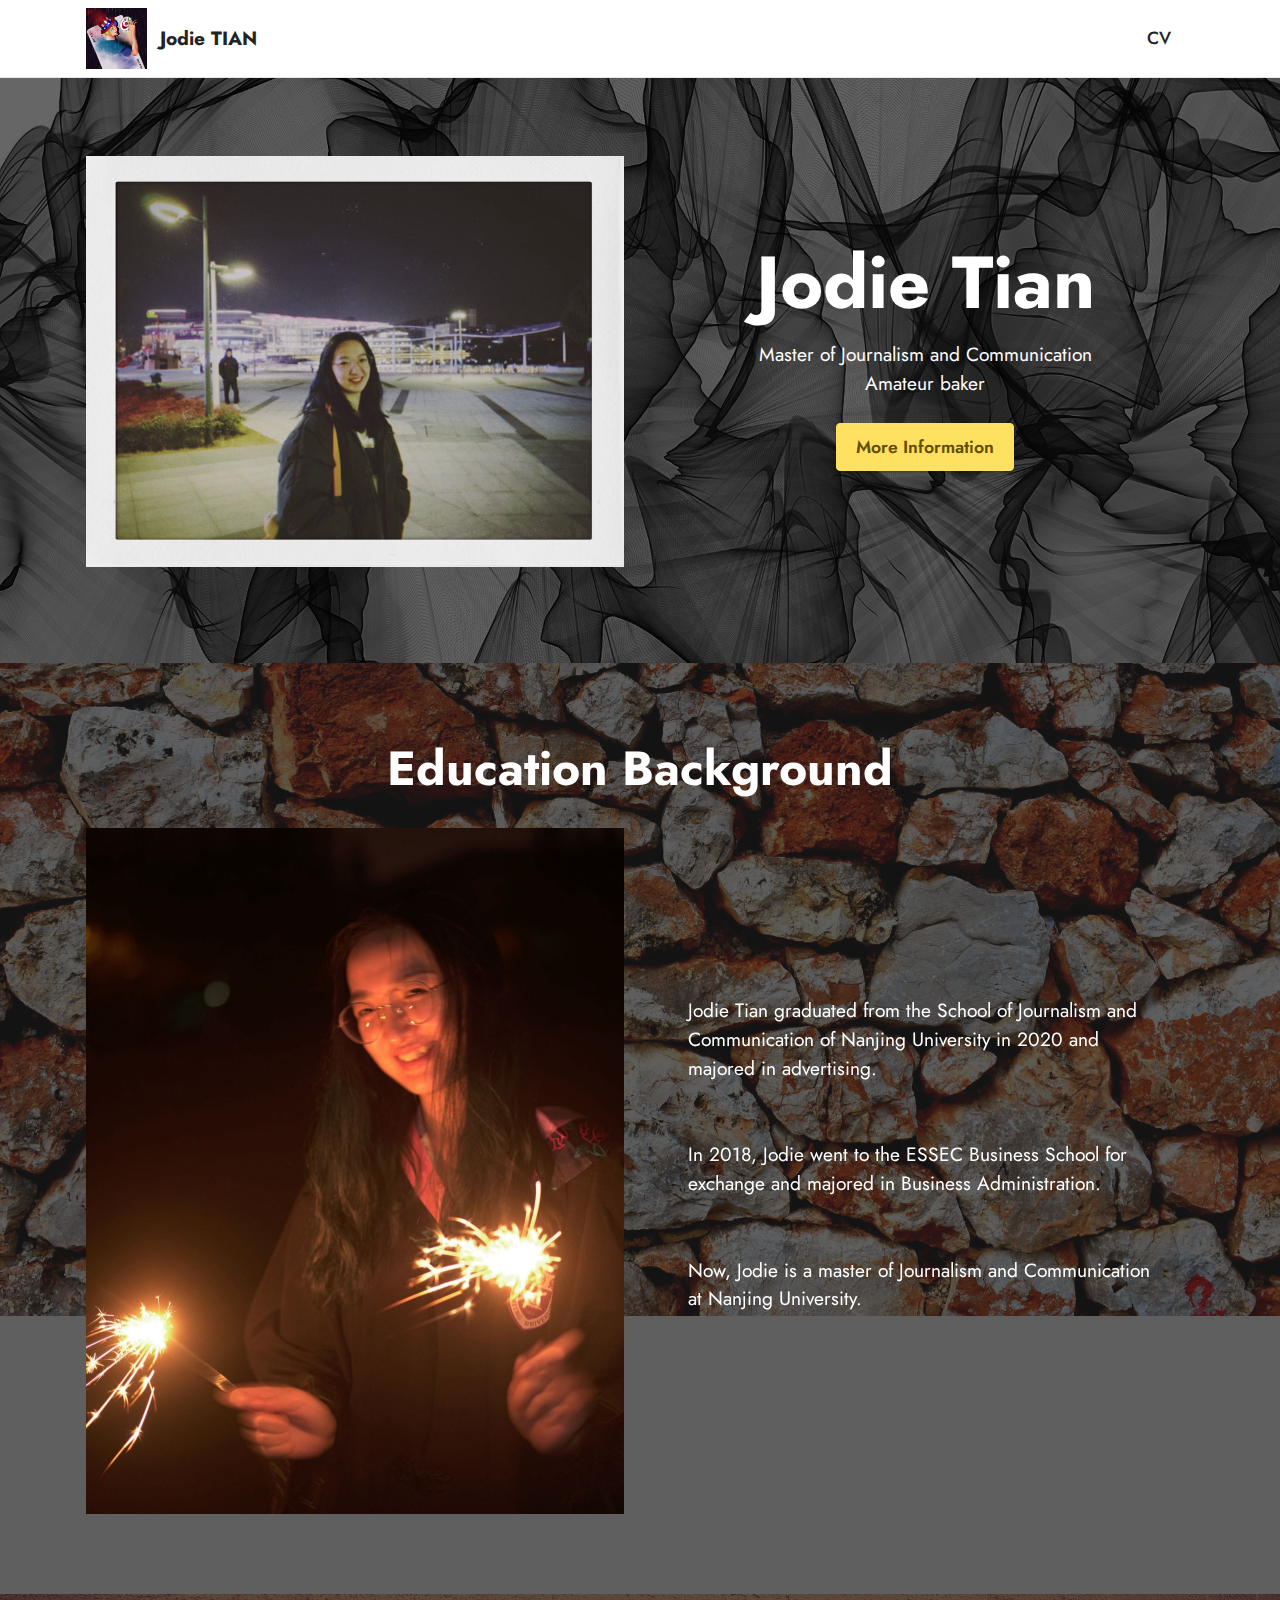
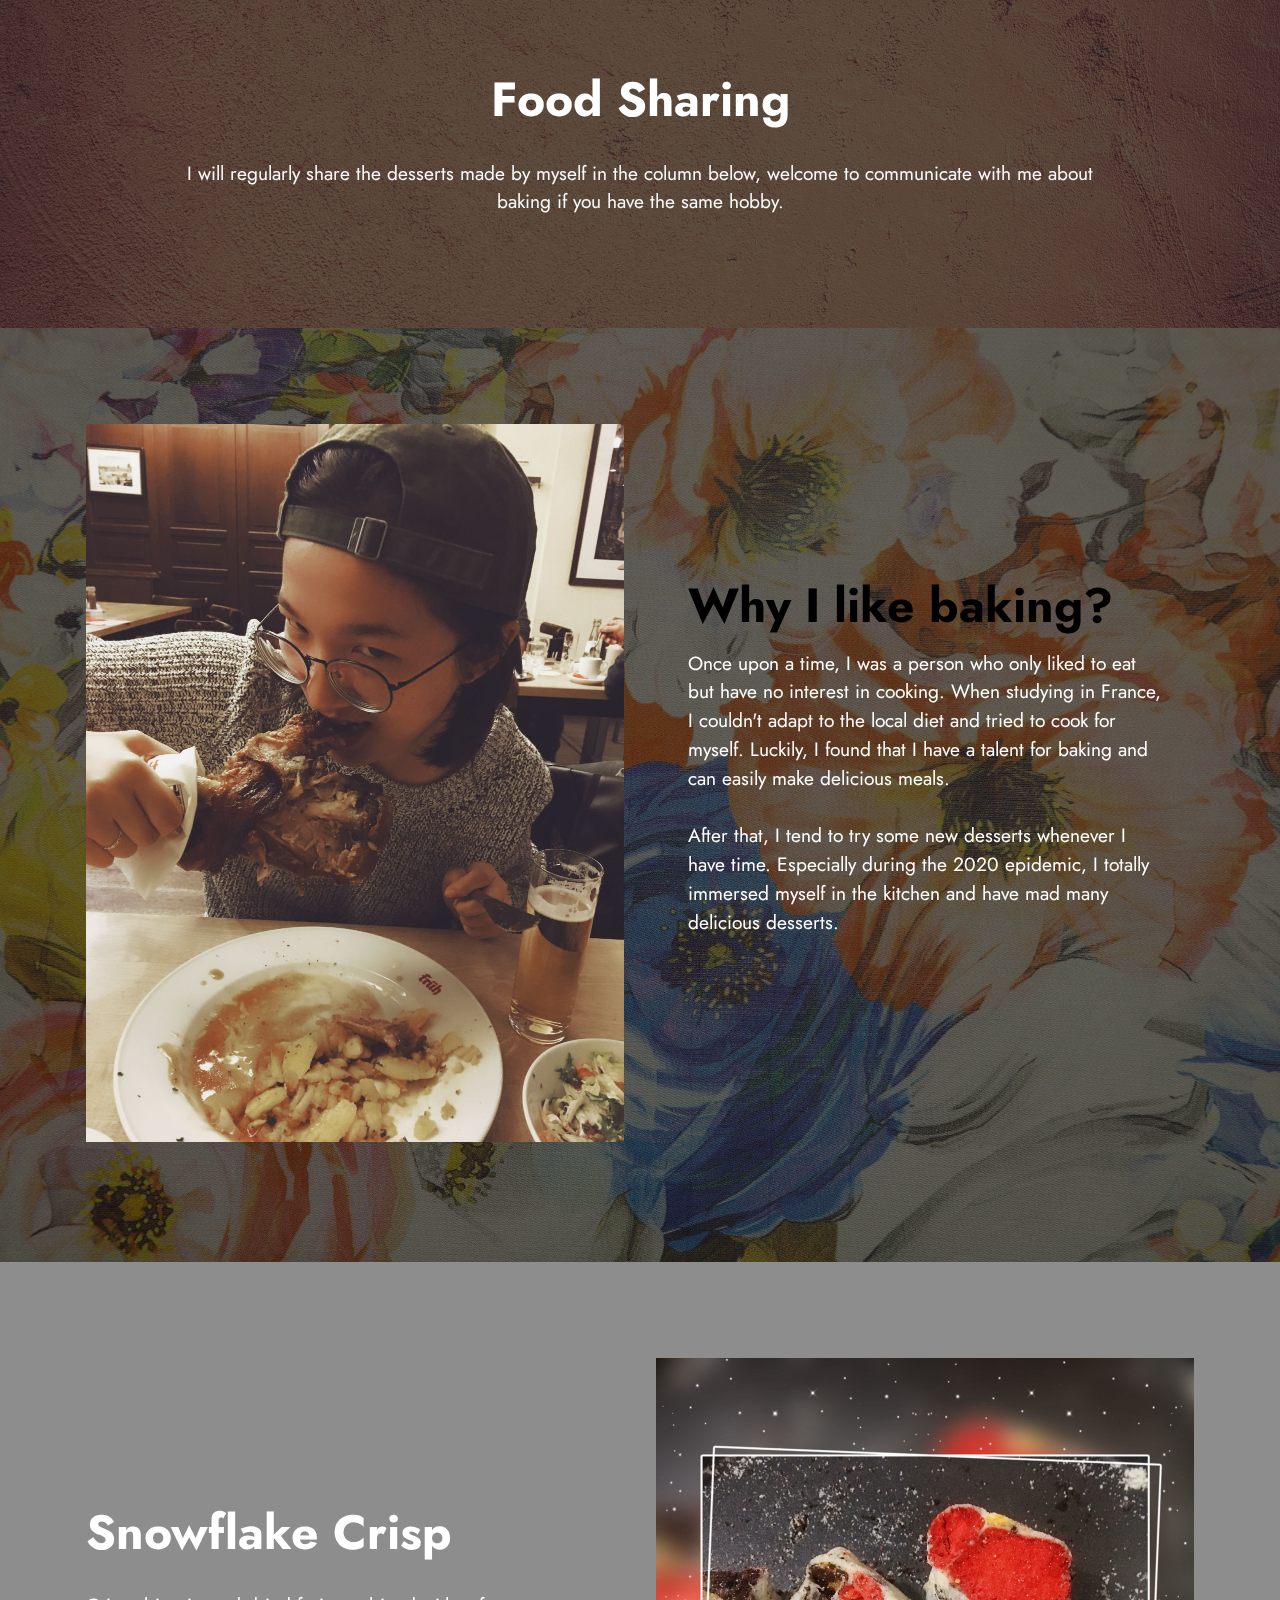
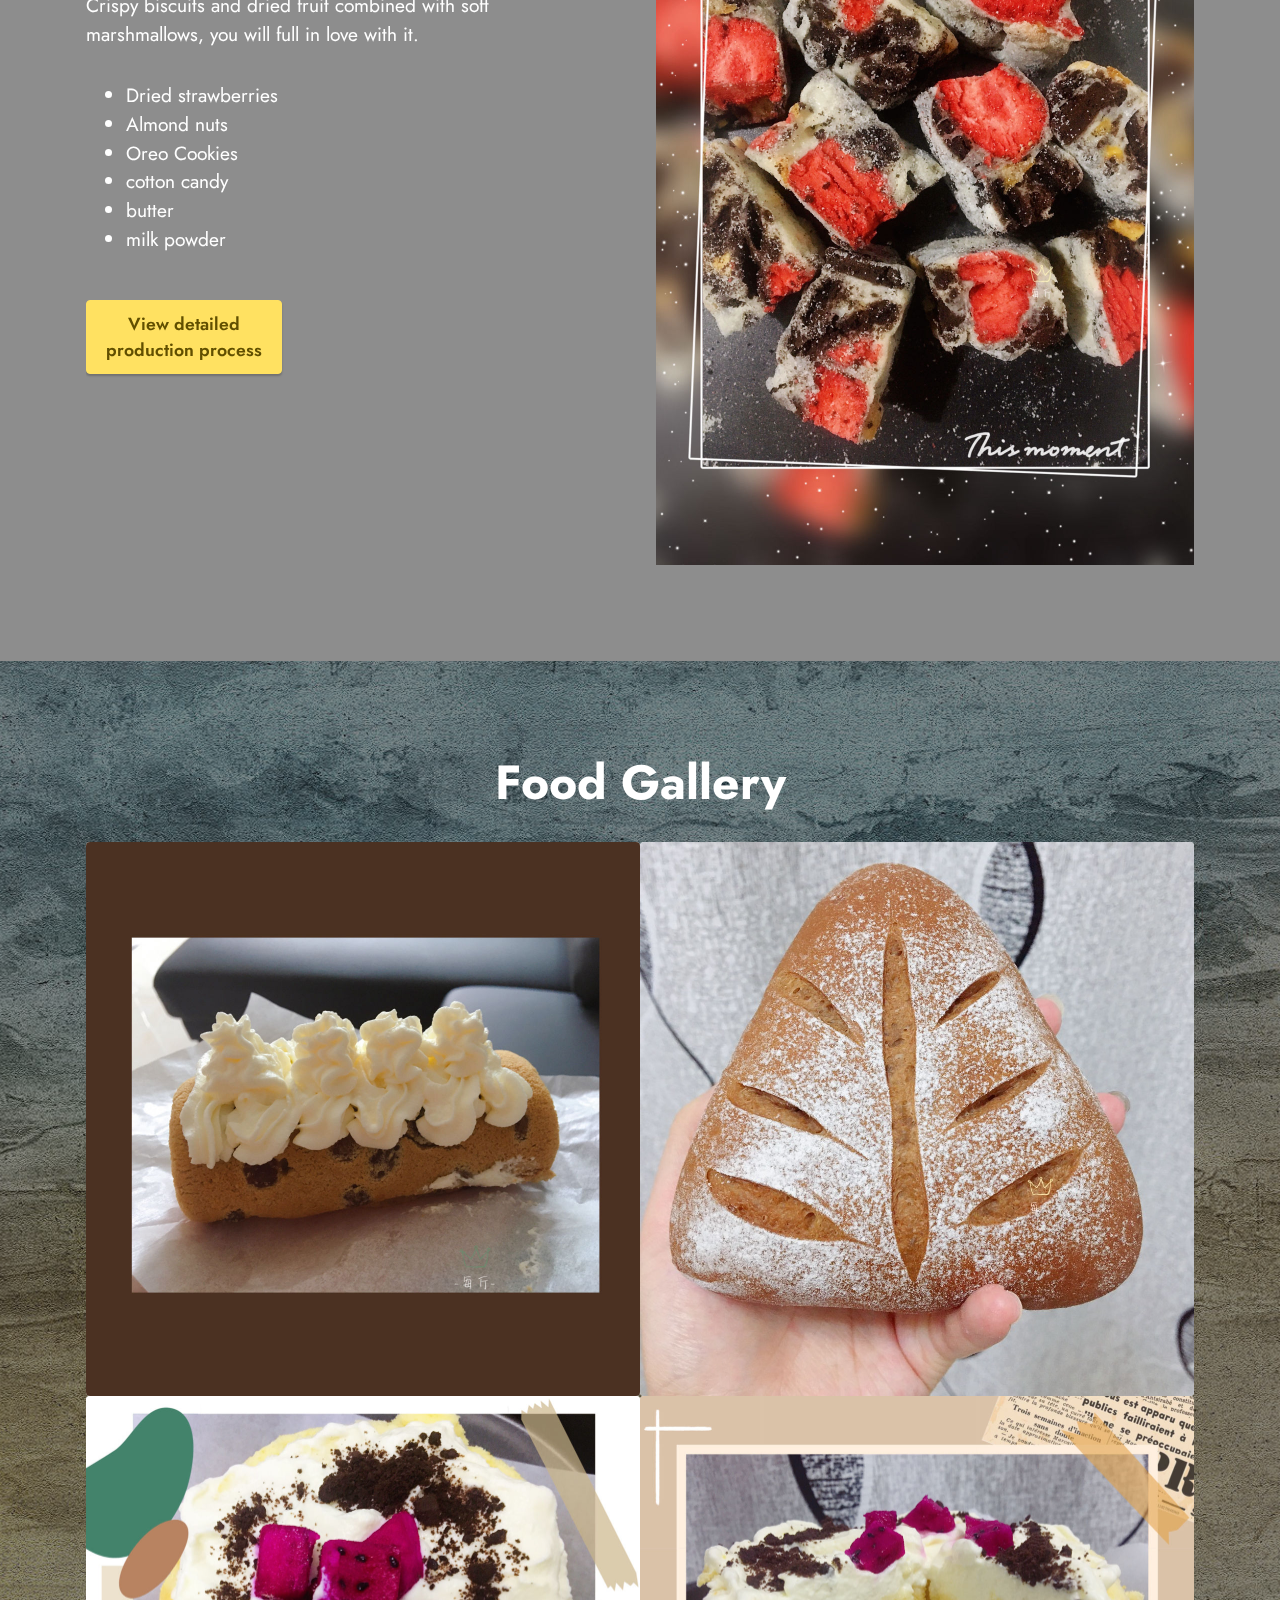
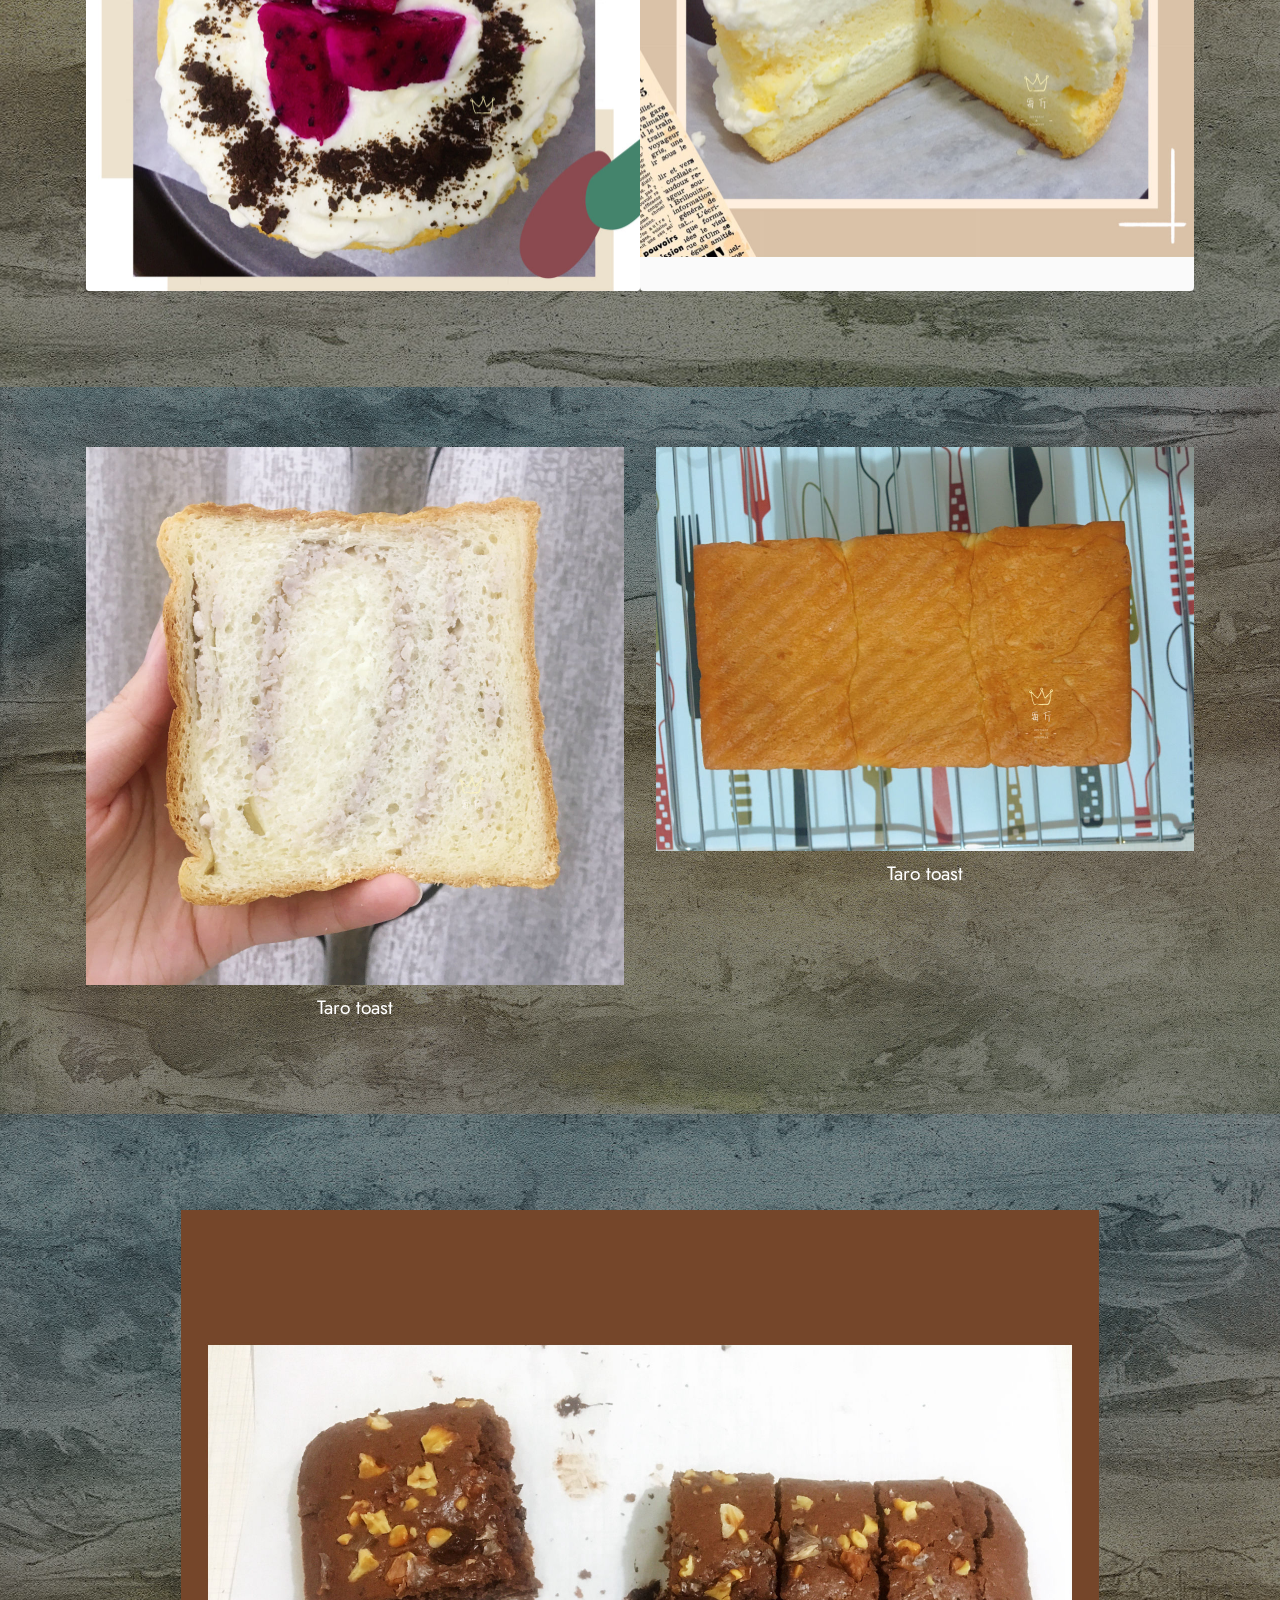
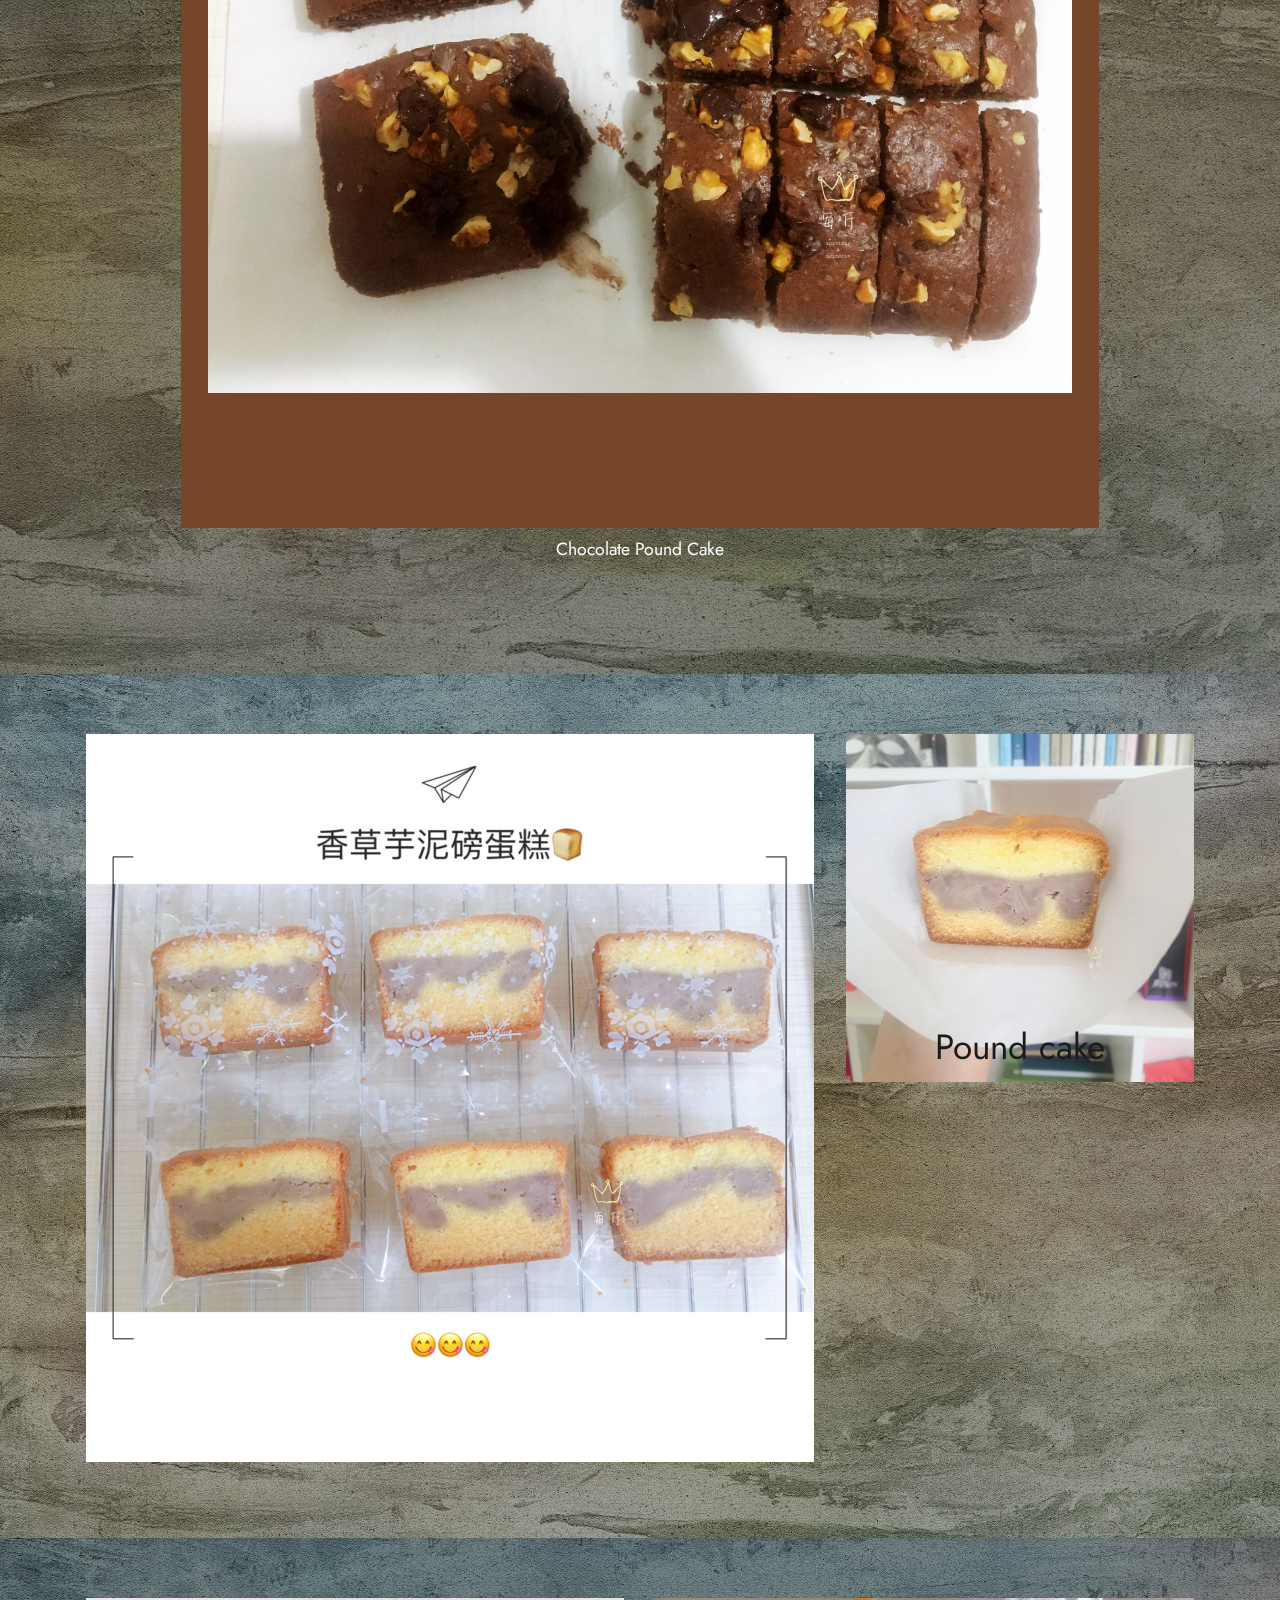
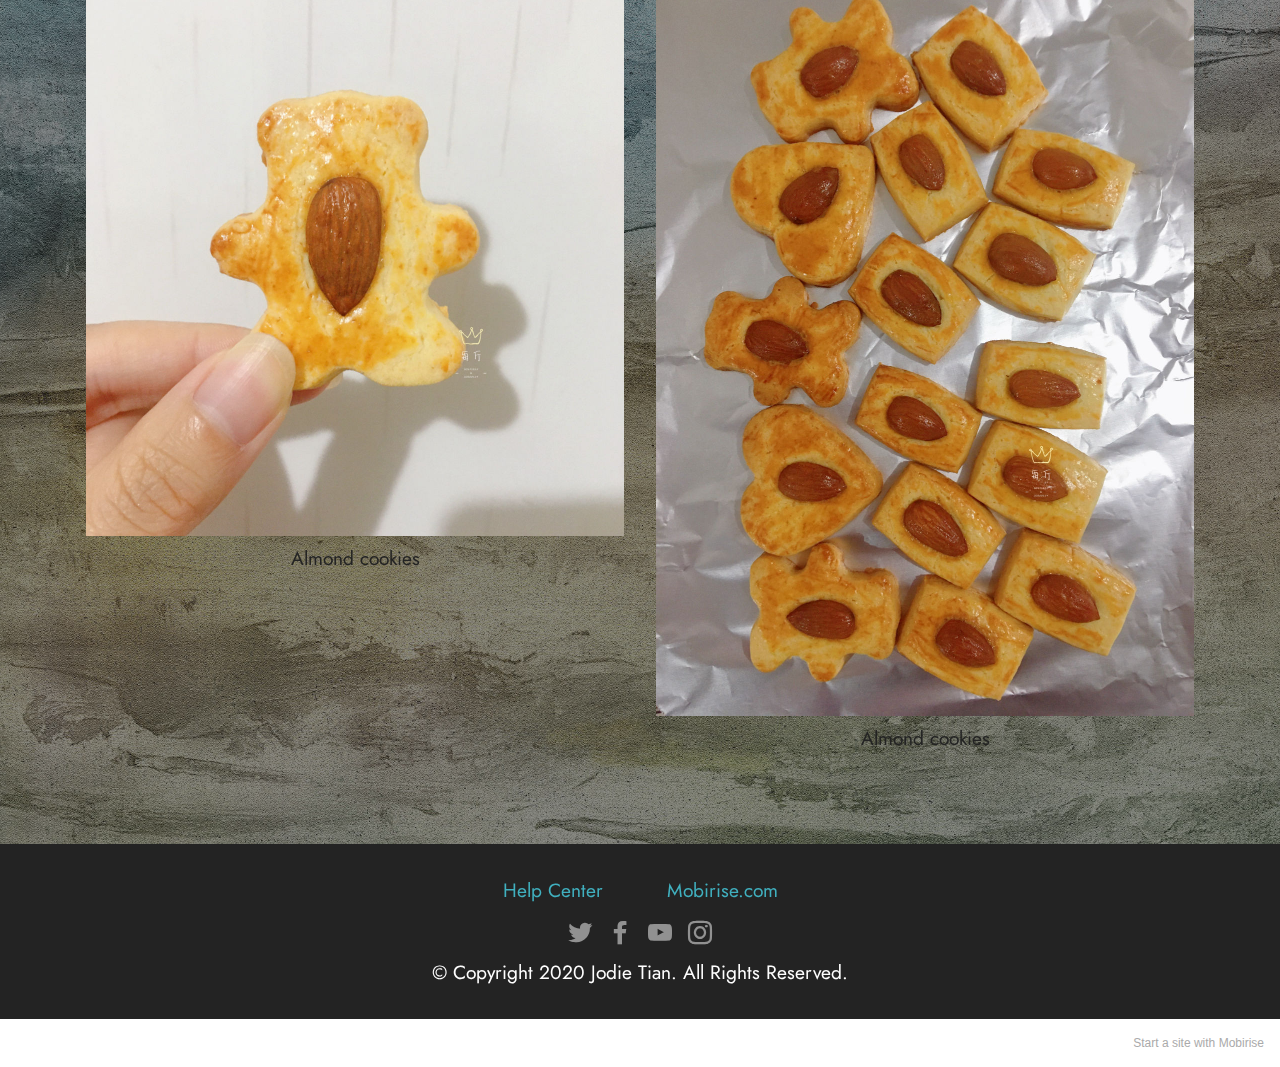
<file: index.html>
<!DOCTYPE html>
<html  >
<head>
  <!-- Site made with Mobirise Website Builder v5.1.4, https://mobirise.com -->
  <meta charset="UTF-8">
  <meta http-equiv="X-UA-Compatible" content="IE=edge">
  <meta name="generator" content="Mobirise v5.1.4, mobirise.com">
  <meta name="viewport" content="width=device-width, initial-scale=1, minimum-scale=1">
  <link rel="shortcut icon" href="assets/images/wechatimg13-121x121.jpg" type="image/x-icon">
  <meta name="description" content="">
  
  
  <title>Home</title>
  <link rel="stylesheet" href="assets/web/assets/mobirise-icons2/mobirise2.css">
  <link rel="stylesheet" href="assets/tether/tether.min.css">
  <link rel="stylesheet" href="assets/bootstrap/css/bootstrap.min.css">
  <link rel="stylesheet" href="assets/bootstrap/css/bootstrap-grid.min.css">
  <link rel="stylesheet" href="assets/bootstrap/css/bootstrap-reboot.min.css">
  <link rel="stylesheet" href="assets/dropdown/css/style.css">
  <link rel="stylesheet" href="assets/socicon/css/styles.css">
  <link rel="stylesheet" href="assets/theme/css/style.css">
  <link rel="preload" as="style" href="assets/mobirise/css/mbr-additional.css"><link rel="stylesheet" href="assets/mobirise/css/mbr-additional.css" type="text/css">
  
  
  
  
</head>
<body>
  
  <section class="menu cid-s48OLK6784" once="menu" id="menu1-h">
    
    <nav class="navbar navbar-dropdown navbar-fixed-top navbar-expand-lg">
        <div class="container">
            <div class="navbar-brand">
                <span class="navbar-logo">
                    
                        <img src="assets/images/wechatimg13-121x121.jpg" alt="Jodie TIAN" style="height: 3.8rem;">
                    
                </span>
                <span class="navbar-caption-wrap"><a class="navbar-caption text-black display-7" href="https://mobiri.se">Jodie TIAN</a></span>
            </div>
            <button class="navbar-toggler" type="button" data-toggle="collapse" data-target="#navbarSupportedContent" aria-controls="navbarNavAltMarkup" aria-expanded="false" aria-label="Toggle navigation">
                <div class="hamburger">
                    <span></span>
                    <span></span>
                    <span></span>
                    <span></span>
                </div>
            </button>
            <div class="collapse navbar-collapse" id="navbarSupportedContent">
                <ul class="navbar-nav nav-dropdown nav-right" data-app-modern-menu="true"><li class="nav-item"><a class="nav-link link text-black display-4" href="https://mobirise.com">
                            CV</a></li></ul>
                
                
            </div>
        </div>
    </nav>

</section>

<section class="header11 cid-saVfJreE1z" id="header11-n">

    

    <div class="mbr-overlay" style="opacity: 0.6; background-color: rgb(0, 0, 0);"></div>

    <div class="container">
        <div class="row justify-content-center">
            <div class="col-12 col-md-6 image-wrapper">
                <img class="w-100" src="assets/images/291600689539-.pic-894x683.jpg" alt="Mobirise">
            </div>
            <div class="col-12 col-md">
                <div class="text-wrapper text-center">
                    <h1 class="mbr-section-title mbr-fonts-style mb-3 display-1">
                        <strong>Jodie Tian</strong></h1>
                    <p class="mbr-text mbr-fonts-style display-7">
                        Master of Journalism and Communication<br>Amateur baker<br></p>
                    <div class="mbr-section-btn mt-3"><a class="btn btn-warning display-4" href="page1.html">More Information</a></div>
                </div>
            </div>
        </div>
    </div>
</section>

<section class="testimonials1 cid-sbe7tRJrsh mbr-parallax-background" id="testimonials1-s">
    

    <div class="mbr-overlay" style="opacity: 0.7; background-color: rgb(27, 27, 27);">
    </div>
    <div class="container">
        <h3 class="mbr-section-title mbr-fonts-style align-center mb-4 display-2"><strong>Education Background</strong></h3>
        <div class="row align-items-center">
            <div class="col-12 col-md-6">
                <div class="image-wrapper">
                    <img src="assets/images/441600692808-.pic-hd-1076x1613.jpeg" alt="Mobirise">
                </div>
            </div>
            <div class="col-12 col-md">
                <div class="text-wrapper">
                    <p class="mbr-text mbr-fonts-style mb-4 display-7">Jodie Tian graduated from the School of Journalism and Communication of Nanjing University in 2020 and majored in advertising.&nbsp;<br><br><br>In 2018, Jodie went to the ESSEC Business School for exchange and majored in&nbsp;Business Administration.<br><br><br>Now, Jodie is a master of Journalism and Communication at Nanjing University.</p>
                    <p class="name mbr-fonts-style mb-1 display-4"></p>
                    <p class="position mbr-fonts-style display-4"></p>
                </div>
            </div>
        </div>
    </div>
</section>

<section class="content4 cid-sbelQm6lH4" id="content4-u">
    
    <div class="mbr-overlay" style="opacity: 0.7; background-color: rgb(27, 27, 27);">
    </div>
    <div class="container">
        <div class="row justify-content-center">
            <div class="title col-md-12 col-lg-10">
                <h3 class="mbr-section-title mbr-fonts-style align-center mb-4 display-2"><strong>Food Sharing</strong></h3>
                <h4 class="mbr-section-subtitle align-center mbr-fonts-style mb-4 display-7">I will regularly share the desserts made by myself in the column below, welcome to communicate with me about baking if you have the same hobby.</h4>
                
            </div>
        </div>
    </div>
</section>

<section class="image1 cid-sbegmtTuon" id="image1-t">
    

    <div class="mbr-overlay" style="opacity: 0.6; background-color: rgb(0, 0, 0);">
    </div>

    <div class="container">
        <div class="row align-items-center">
            <div class="col-12 col-lg-6">
                <div class="image-wrapper">
                    <img src="assets/images/371600689550-.pic-hd-1076x1435.jpg" alt="Mobirise">
                    <p class="mbr-description mbr-fonts-style pt-2 align-center display-4"></p>
                </div>
            </div>
            <div class="col-12 col-lg">
                <div class="text-wrapper">
                    <h3 class="mbr-section-title mbr-fonts-style mb-3 display-2"><strong>Why I like baking?</strong></h3>
                    <p class="mbr-text mbr-fonts-style display-7">Once upon a time, I was a person who only liked to eat but have no interest in cooking. When studying in France, I couldn't adapt to the local diet and tried to cook for myself. Luckily, I found that I have a talent for baking and can easily make delicious meals.<br><br>After that,&nbsp;I tend to try some new desserts whenever I have time. Especially&nbsp;during the 2020 epidemic, I totally immersed myself in the kitchen and have mad many delicious desserts.<br><br><br></p>
                </div>
            </div>
        </div>
    </div>
</section>

<section class="features11 cid-sbe1VOoPgV mbr-parallax-background" id="features12-q">

    
    <div class="mbr-overlay" style="opacity: 0.5; background-color: rgb(27, 27, 27);">
    </div>
    <div class="container">
        <div class="row align-items-center">
            <div class="col-12 col-lg">
                <div class="card-wrapper">
                    <div class="card-box">
                        <h4 class="card-title mbr-fonts-style mb-4 display-2"><strong>Snowflake Crisp</strong></h4>
                        <p class="mbr-text mbr-fonts-style mb-4 display-7">
                            Crispy biscuits and dried fruit combined with soft marshmallows, you will full in love with it.<br></p>
                        <div class="mbr-text mbr-fonts-style counter-container display-7">
                            <ul>
                                <li>Dried strawberries</li><li>Almond nuts</li><li>Oreo Cookies</li><li>cotton candy</li><li>butter</li><li>milk powder</li>
                            </ul>
                        </div>
                        <div class="mbr-section-btn mb-4"><a class="btn btn-warning display-4" href="https://www.xiachufang.com/recipe/104217592/">View detailed <br>production process</a></div>
                    </div>
                </div>
            </div>
            <div class="col-12 col-lg-6 md-pb">
                <div class="image-wrapper">
                    <img src="assets/images/251600689269-.pic-hd-1076x1614.jpg" alt="Mobirise">
                </div>
            </div>
        </div>
    </div>
</section>

<section class="gallery1 cid-sbeuEGsv6v" id="gallery1-y">
    
    <div class="mbr-overlay"></div>
    <div class="container">
        <div class="mbr-section-head">
            <h4 class="mbr-section-title mbr-fonts-style align-center mb-0 display-2"><strong>Food Gallery</strong></h4>
            
        </div>
        <div class="row mt-4">
            <div class="item features-image сol-12 col-md-6 col-lg-6">
                <div class="item-wrapper">
                    <div class="item-img">
                        <img src="assets/images/31600689123-.pic-hd-1108x1108.jpg" alt="">
                    </div>
                    
                    
                </div>
            </div>
            <div class="item features-image сol-12 col-md-6 col-lg-6">
                <div class="item-wrapper">
                    <div class="item-img">
                        <img src="assets/images/171600689198-.pic-hd-1108x1108.jpeg" alt="">
                    </div>
                    
                    
                </div>
            </div>
            <div class="item features-image сol-12 col-md-6 col-lg-6">
                <div class="item-wrapper">
                    <div class="item-img">
                        <img src="assets/images/201600689261-.pic-hd-1108x991.jpg" alt="">
                    </div>
                    
                    
                </div>
            </div>
            <div class="item features-image сol-12 col-md-6 col-lg-6">
                <div class="item-wrapper">
                    <div class="item-img">
                        <img src="assets/images/211600689262-.pic-hd-1108x923.jpg" alt="" title="">
                    </div>
                    
                    
                </div>
            </div>
        </div>
    </div>
</section>

<section class="image5 cid-sbepDRUDhI" id="image5-v">
    
    <div class="mbr-overlay" style="opacity: 0.5; background-color: rgb(27, 27, 27);">
    </div>
    <div class="container">
        <div class="row">
            <div class="col-12 col-md-12">
                <div class="row">
                    <div class="col-12 col-lg-6">
                        <div class="img-item mb-3">
                            <img src="assets/images/151600689196-.pic-hd-1076x1076.jpg" alt="">
                            <p class="mbr-fonts-style align-center mt-2 display-7">Taro toast</p>
                        </div>
                    </div>
                    <div class="col-12 col-lg">
                        <div class="img-item mb-3">
                            <img src="assets/images/141600689195-.pic-hd-1076x807.jpg" alt="">
                            <p class="mbr-fonts-style align-center mt-2 display-7">Taro toast</p>
                        </div>
                    </div>
                </div>
            </div>
        </div>
    </div>
</section>

<section class="image3 cid-sbetusncTl" id="image3-x">
    

    <div class="mbr-overlay" style="opacity: 0.5; background-color: rgb(27, 27, 27);">
    </div>

    <div class="container">
        <div class="row justify-content-center">
            <div class="col-12 col-lg-10">
                <div class="image-wrapper">
                    <img src="assets/images/261600689270-.pic-hd-1836x1836.jpg" alt="Mobirise">
                    <p class="mbr-description mbr-fonts-style mt-2 align-center display-4">
                        Chocolate Pound Cake</p>
                </div>
            </div>
        </div>
    </div>
</section>

<section class="image6 cid-sbe1ATZVkQ" id="image6-o">
    
    
    <div class="mbr-overlay" style="opacity: 0.4; background-color: rgb(35, 35, 35);">
    </div>
    
    <div class="container">
        <div class="row">
            <div class="col-12 col-md-12">
                <div class="row">
                    <div class="col-12 col-lg-8">
                        <div class="img-item mb-3">
                            <img src="assets/images/221600689263-.pic-hd-1456x1456.jpg" alt="">
                            <div class="img-description mbr-white">
                                <p class="mbr-fonts-style align-center text1 display-5">
                                    Responsive
                                </p>
                            </div>
                        </div>
                    </div>
                    <div class="col-12 col-lg">
                        <div class="img-item mb-3">
                            <img src="assets/images/231600689264-.pic-hd-696x696.jpg" alt="">
                            <div class="img-description mbr-white">
                                <p class="mbr-fonts-style align-center text2 display-5">
                                    Pound cake
                                </p>
                            </div>
                        </div>
                    </div>
                </div>
            </div>
        </div>
    </div>
</section>

<section class="image5 cid-sbepYlITzN" id="image5-w">
    
    <div class="mbr-overlay" style="opacity: 0.5; background-color: rgb(27, 27, 27);">
    </div>
    <div class="container">
        <div class="row">
            <div class="col-12 col-md-12">
                <div class="row">
                    <div class="col-12 col-lg-6">
                        <div class="img-item mb-3">
                            <img src="assets/images/121600689193-.pic-hd-1076x1076.jpg" alt="">
                            <p class="mbr-fonts-style align-center mt-2 display-7">Almond cookies</p>
                        </div>
                    </div>
                    <div class="col-12 col-lg">
                        <div class="img-item mb-3">
                            <img src="assets/images/131600689194-.pic-hd-1076x1435.jpg" alt="">
                            <p class="mbr-fonts-style align-center mt-2 display-7">Almond cookies</p>
                        </div>
                    </div>
                </div>
            </div>
        </div>
    </div>
</section>

<section class="footer3 cid-s48P1Icc8J" once="footers" id="footer3-i">

    

    

    <div class="container">
        <div class="media-container-row align-center mbr-white">
            <div class="row row-links">
                <ul class="foot-menu">
                    
                    
                    
                    
                    
                <li class="foot-menu-item mbr-fonts-style display-7"><a href="https://mobirise.com/help/" class="text-success">Help Center</a></li><li class="foot-menu-item mbr-fonts-style display-7"></li><li class="foot-menu-item mbr-fonts-style display-7"><a href="https://mobirise.com/" class="text-success">Mobirise.com</a></li></ul>
            </div>
            <div class="row social-row">
                <div class="social-list align-right pb-2">
                    
                    
                    
                    
                    
                    
                <div class="soc-item">
                        <a href="https://twitter.com/mobirise" target="_blank">
                            <span class="socicon-twitter socicon mbr-iconfont mbr-iconfont-social"></span>
                        </a>
                    </div><div class="soc-item">
                        <a href="https://www.facebook.com/pages/Mobirise/1616226671953247" target="_blank">
                            <span class="socicon-facebook socicon mbr-iconfont mbr-iconfont-social"></span>
                        </a>
                    </div><div class="soc-item">
                        <a href="https://www.youtube.com/c/mobirise" target="_blank">
                            <span class="socicon-youtube socicon mbr-iconfont mbr-iconfont-social"></span>
                        </a>
                    </div><div class="soc-item">
                        <a href="https://instagram.com/mobirise" target="_blank">
                            <span class="mbr-iconfont mbr-iconfont-social socicon-instagram socicon"></span>
                        </a>
                    </div></div>
            </div>
            <div class="row row-copirayt">
                <p class="mbr-text mb-0 mbr-fonts-style mbr-white align-center display-7">
                    © Copyright 2020 Jodie Tian. All Rights Reserved.
                </p>
            </div>
        </div>
    </div>
</section><section style="background-color: #fff; font-family: -apple-system, BlinkMacSystemFont, 'Segoe UI', 'Roboto', 'Helvetica Neue', Arial, sans-serif; color:#aaa; font-size:12px; padding: 0; align-items: center; display: flex;"><a href="https://mobirise.site/g" style="flex: 1 1; height: 3rem; padding-left: 1rem;"></a><p style="flex: 0 0 auto; margin:0; padding-right:1rem;">Start a site with <a href="https://mobirise.site/z" style="color:#aaa;">Mobirise</a></p></section><script src="assets/web/assets/jquery/jquery.min.js"></script>  <script src="assets/popper/popper.min.js"></script>  <script src="assets/tether/tether.min.js"></script>  <script src="assets/bootstrap/js/bootstrap.min.js"></script>  <script src="assets/smoothscroll/smooth-scroll.js"></script>  <script src="assets/parallax/jarallax.min.js"></script>  <script src="assets/dropdown/js/nav-dropdown.js"></script>  <script src="assets/dropdown/js/navbar-dropdown.js"></script>  <script src="assets/touchswipe/jquery.touch-swipe.min.js"></script>  <script src="assets/theme/js/script.js"></script>  
  
  
</body>
</html>
</file>
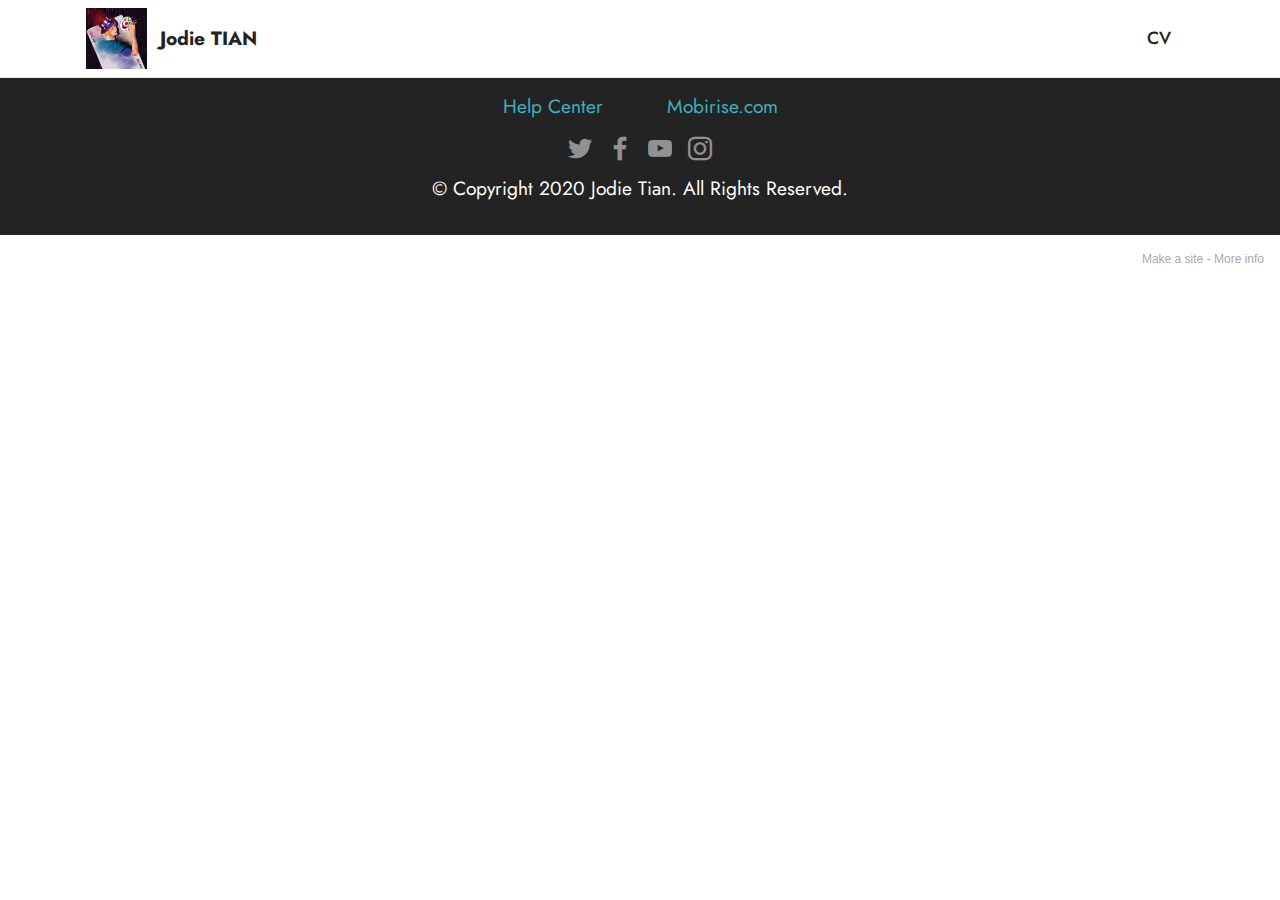
<file: page1.html>
<!DOCTYPE html>
<html  >
<head>
  <!-- Site made with Mobirise Website Builder v5.1.4, https://mobirise.com -->
  <meta charset="UTF-8">
  <meta http-equiv="X-UA-Compatible" content="IE=edge">
  <meta name="generator" content="Mobirise v5.1.4, mobirise.com">
  <meta name="viewport" content="width=device-width, initial-scale=1, minimum-scale=1">
  <link rel="shortcut icon" href="assets/images/wechatimg13-121x121.jpg" type="image/x-icon">
  <meta name="description" content="">
  
  
  <title>Page 1</title>
  <link rel="stylesheet" href="assets/tether/tether.min.css">
  <link rel="stylesheet" href="assets/bootstrap/css/bootstrap.min.css">
  <link rel="stylesheet" href="assets/bootstrap/css/bootstrap-grid.min.css">
  <link rel="stylesheet" href="assets/bootstrap/css/bootstrap-reboot.min.css">
  <link rel="stylesheet" href="assets/dropdown/css/style.css">
  <link rel="stylesheet" href="assets/socicon/css/styles.css">
  <link rel="stylesheet" href="assets/theme/css/style.css">
  <link rel="preload" as="style" href="assets/mobirise/css/mbr-additional.css"><link rel="stylesheet" href="assets/mobirise/css/mbr-additional.css" type="text/css">
  
  
  
  
</head>
<body>
  
  <section class="menu cid-s48OLK6784" once="menu" id="menu1-k">
    
    <nav class="navbar navbar-dropdown navbar-fixed-top navbar-expand-lg">
        <div class="container">
            <div class="navbar-brand">
                <span class="navbar-logo">
                    
                        <img src="assets/images/wechatimg13-121x121.jpg" alt="Jodie TIAN" style="height: 3.8rem;">
                    
                </span>
                <span class="navbar-caption-wrap"><a class="navbar-caption text-black display-7" href="https://mobiri.se">Jodie TIAN</a></span>
            </div>
            <button class="navbar-toggler" type="button" data-toggle="collapse" data-target="#navbarSupportedContent" aria-controls="navbarNavAltMarkup" aria-expanded="false" aria-label="Toggle navigation">
                <div class="hamburger">
                    <span></span>
                    <span></span>
                    <span></span>
                    <span></span>
                </div>
            </button>
            <div class="collapse navbar-collapse" id="navbarSupportedContent">
                <ul class="navbar-nav nav-dropdown nav-right" data-app-modern-menu="true"><li class="nav-item"><a class="nav-link link text-black display-4" href="https://mobirise.com">
                            CV</a></li></ul>
                
                
            </div>
        </div>
    </nav>

</section>

<section class="footer3 cid-s48P1Icc8J" once="footers" id="footer3-l">

    

    

    <div class="container">
        <div class="media-container-row align-center mbr-white">
            <div class="row row-links">
                <ul class="foot-menu">
                    
                    
                    
                    
                    
                <li class="foot-menu-item mbr-fonts-style display-7"><a href="https://mobirise.com/help/" class="text-success">Help Center</a></li><li class="foot-menu-item mbr-fonts-style display-7"></li><li class="foot-menu-item mbr-fonts-style display-7"><a href="https://mobirise.com/" class="text-success">Mobirise.com</a></li></ul>
            </div>
            <div class="row social-row">
                <div class="social-list align-right pb-2">
                    
                    
                    
                    
                    
                    
                <div class="soc-item">
                        <a href="https://twitter.com/mobirise" target="_blank">
                            <span class="socicon-twitter socicon mbr-iconfont mbr-iconfont-social"></span>
                        </a>
                    </div><div class="soc-item">
                        <a href="https://www.facebook.com/pages/Mobirise/1616226671953247" target="_blank">
                            <span class="socicon-facebook socicon mbr-iconfont mbr-iconfont-social"></span>
                        </a>
                    </div><div class="soc-item">
                        <a href="https://www.youtube.com/c/mobirise" target="_blank">
                            <span class="socicon-youtube socicon mbr-iconfont mbr-iconfont-social"></span>
                        </a>
                    </div><div class="soc-item">
                        <a href="https://instagram.com/mobirise" target="_blank">
                            <span class="mbr-iconfont mbr-iconfont-social socicon-instagram socicon"></span>
                        </a>
                    </div></div>
            </div>
            <div class="row row-copirayt">
                <p class="mbr-text mb-0 mbr-fonts-style mbr-white align-center display-7">
                    © Copyright 2020 Jodie Tian. All Rights Reserved.
                </p>
            </div>
        </div>
    </div>
</section><section style="background-color: #fff; font-family: -apple-system, BlinkMacSystemFont, 'Segoe UI', 'Roboto', 'Helvetica Neue', Arial, sans-serif; color:#aaa; font-size:12px; padding: 0; align-items: center; display: flex;"><a href="https://mobirise.site/d" style="flex: 1 1; height: 3rem; padding-left: 1rem;"></a><p style="flex: 0 0 auto; margin:0; padding-right:1rem;">Make a site - <a href="https://mobirise.site/w" style="color:#aaa;">More info</a></p></section><script src="assets/web/assets/jquery/jquery.min.js"></script>  <script src="assets/popper/popper.min.js"></script>  <script src="assets/tether/tether.min.js"></script>  <script src="assets/bootstrap/js/bootstrap.min.js"></script>  <script src="assets/smoothscroll/smooth-scroll.js"></script>  <script src="assets/dropdown/js/nav-dropdown.js"></script>  <script src="assets/dropdown/js/navbar-dropdown.js"></script>  <script src="assets/touchswipe/jquery.touch-swipe.min.js"></script>  <script src="assets/theme/js/script.js"></script>  
  
  
</body>
</html>
</file>
<file: assets/web/assets/mobirise-icons2/mobirise2.css>
@font-face {
  font-family: 'Moririse2';
  font-display: swap;
  src:  url('mobirise2.eot?f2bix4');
  src:  url('mobirise2.eot?f2bix4#iefix') format('embedded-opentype'),
    url('mobirise2.ttf?f2bix4') format('truetype'),
    url('mobirise2.woff?f2bix4') format('woff'),
    url('mobirise2.svg?f2bix4#mobirise2') format('svg');
  font-weight: normal;
  font-style: normal;
}

[class^="mobi-"], [class*=" mobi-"] {
  /* use !important to prevent issues with browser extensions that change fonts */
  font-family: 'Moririse2' !important;
  speak: none;
  font-style: normal;
  font-weight: normal;
  font-variant: normal;
  text-transform: none;
  line-height: 1;

  /* Better Font Rendering =========== */
  -webkit-font-smoothing: antialiased;
  -moz-osx-font-smoothing: grayscale;
}

.mobi-mbri-add-submenu:before {
  content: "\e900";
}
.mobi-mbri-alert:before {
  content: "\e901";
}
.mobi-mbri-align-center:before {
  content: "\e902";
}
.mobi-mbri-align-justify:before {
  content: "\e903";
}
.mobi-mbri-align-left:before {
  content: "\e904";
}
.mobi-mbri-align-right:before {
  content: "\e905";
}
.mobi-mbri-android:before {
  content: "\e906";
}
.mobi-mbri-apple:before {
  content: "\e907";
}
.mobi-mbri-arrow-down:before {
  content: "\e908";
}
.mobi-mbri-arrow-next:before {
  content: "\e909";
}
.mobi-mbri-arrow-prev:before {
  content: "\e90a";
}
.mobi-mbri-arrow-up:before {
  content: "\e90b";
}
.mobi-mbri-bold:before {
  content: "\e90c";
}
.mobi-mbri-bookmark:before {
  content: "\e90d";
}
.mobi-mbri-bootstrap:before {
  content: "\e90e";
}
.mobi-mbri-briefcase:before {
  content: "\e90f";
}
.mobi-mbri-browse:before {
  content: "\e910";
}
.mobi-mbri-bulleted-list:before {
  content: "\e911";
}
.mobi-mbri-calendar:before {
  content: "\e912";
}
.mobi-mbri-camera:before {
  content: "\e913";
}
.mobi-mbri-cart-add:before {
  content: "\e914";
}
.mobi-mbri-cart-full:before {
  content: "\e915";
}
.mobi-mbri-cash:before {
  content: "\e916";
}
.mobi-mbri-change-style:before {
  content: "\e917";
}
.mobi-mbri-chat:before {
  content: "\e918";
}
.mobi-mbri-clock:before {
  content: "\e919";
}
.mobi-mbri-close:before {
  content: "\e91a";
}
.mobi-mbri-cloud:before {
  content: "\e91b";
}
.mobi-mbri-code:before {
  content: "\e91c";
}
.mobi-mbri-contact-form:before {
  content: "\e91d";
}
.mobi-mbri-credit-card:before {
  content: "\e91e";
}
.mobi-mbri-cursor-click:before {
  content: "\e91f";
}
.mobi-mbri-cust-feedback:before {
  content: "\e920";
}
.mobi-mbri-database:before {
  content: "\e921";
}
.mobi-mbri-delivery:before {
  content: "\e922";
}
.mobi-mbri-desktop:before {
  content: "\e923";
}
.mobi-mbri-devices:before {
  content: "\e924";
}
.mobi-mbri-down:before {
  content: "\e925";
}
.mobi-mbri-download-2:before {
  content: "\e926";
}
.mobi-mbri-download:before {
  content: "\e927";
}
.mobi-mbri-drag-n-drop-2:before {
  content: "\e928";
}
.mobi-mbri-drag-n-drop:before {
  content: "\e929";
}
.mobi-mbri-edit-2:before {
  content: "\e92a";
}
.mobi-mbri-edit:before {
  content: "\e92b";
}
.mobi-mbri-error:before {
  content: "\e92c";
}
.mobi-mbri-extension:before {
  content: "\e92d";
}
.mobi-mbri-features:before {
  content: "\e92e";
}
.mobi-mbri-file:before {
  content: "\e92f";
}
.mobi-mbri-flag:before {
  content: "\e930";
}
.mobi-mbri-folder:before {
  content: "\e931";
}
.mobi-mbri-gift:before {
  content: "\e932";
}
.mobi-mbri-github:before {
  content: "\e933";
}
.mobi-mbri-globe-2:before {
  content: "\e934";
}
.mobi-mbri-globe:before {
  content: "\e935";
}
.mobi-mbri-growing-chart:before {
  content: "\e936";
}
.mobi-mbri-hearth:before {
  content: "\e937";
}
.mobi-mbri-help:before {
  content: "\e938";
}
.mobi-mbri-home:before {
  content: "\e939";
}
.mobi-mbri-hot-cup:before {
  content: "\e93a";
}
.mobi-mbri-idea:before {
  content: "\e93b";
}
.mobi-mbri-image-gallery:before {
  content: "\e93c";
}
.mobi-mbri-image-slider:before {
  content: "\e93d";
}
.mobi-mbri-info:before {
  content: "\e93e";
}
.mobi-mbri-italic:before {
  content: "\e93f";
}
.mobi-mbri-key:before {
  content: "\e940";
}
.mobi-mbri-laptop:before {
  content: "\e941";
}
.mobi-mbri-layers:before {
  content: "\e942";
}
.mobi-mbri-left-right:before {
  content: "\e943";
}
.mobi-mbri-left:before {
  content: "\e944";
}
.mobi-mbri-letter:before {
  content: "\e945";
}
.mobi-mbri-like:before {
  content: "\e946";
}
.mobi-mbri-link:before {
  content: "\e947";
}
.mobi-mbri-lock:before {
  content: "\e948";
}
.mobi-mbri-login:before {
  content: "\e949";
}
.mobi-mbri-logout:before {
  content: "\e94a";
}
.mobi-mbri-magic-stick:before {
  content: "\e94b";
}
.mobi-mbri-map-pin:before {
  content: "\e94c";
}
.mobi-mbri-menu:before {
  content: "\e94d";
}
.mobi-mbri-mobile-2:before {
  content: "\e94e";
}
.mobi-mbri-mobile-horizontal:before {
  content: "\e94f";
}
.mobi-mbri-mobile:before {
  content: "\e950";
}
.mobi-mbri-mobirise:before {
  content: "\e951";
}
.mobi-mbri-more-horizontal:before {
  content: "\e952";
}
.mobi-mbri-more-vertical:before {
  content: "\e953";
}
.mobi-mbri-music:before {
  content: "\e954";
}
.mobi-mbri-new-file:before {
  content: "\e955";
}
.mobi-mbri-numbered-list:before {
  content: "\e956";
}
.mobi-mbri-opened-folder:before {
  content: "\e957";
}
.mobi-mbri-pages:before {
  content: "\e958";
}
.mobi-mbri-paper-plane:before {
  content: "\e959";
}
.mobi-mbri-paperclip:before {
  content: "\e95a";
}
.mobi-mbri-phone:before {
  content: "\e95b";
}
.mobi-mbri-photo:before {
  content: "\e95c";
}
.mobi-mbri-photos:before {
  content: "\e95d";
}
.mobi-mbri-pin:before {
  content: "\e95e";
}
.mobi-mbri-play:before {
  content: "\e95f";
}
.mobi-mbri-plus:before {
  content: "\e960";
}
.mobi-mbri-preview:before {
  content: "\e961";
}
.mobi-mbri-print:before {
  content: "\e962";
}
.mobi-mbri-protect:before {
  content: "\e963";
}
.mobi-mbri-question:before {
  content: "\e964";
}
.mobi-mbri-quote-left:before {
  content: "\e965";
}
.mobi-mbri-quote-right:before {
  content: "\e966";
}
.mobi-mbri-redo:before {
  content: "\e967";
}
.mobi-mbri-refresh:before {
  content: "\e968";
}
.mobi-mbri-responsive-2:before {
  content: "\e969";
}
.mobi-mbri-responsive:before {
  content: "\e96a";
}
.mobi-mbri-right:before {
  content: "\e96b";
}
.mobi-mbri-rocket:before {
  content: "\e96c";
}
.mobi-mbri-sad-face:before {
  content: "\e96d";
}
.mobi-mbri-sale:before {
  content: "\e96e";
}
.mobi-mbri-save:before {
  content: "\e96f";
}
.mobi-mbri-search:before {
  content: "\e970";
}
.mobi-mbri-setting-2:before {
  content: "\e971";
}
.mobi-mbri-setting-3:before {
  content: "\e972";
}
.mobi-mbri-setting:before {
  content: "\e973";
}
.mobi-mbri-share:before {
  content: "\e974";
}
.mobi-mbri-shopping-bag:before {
  content: "\e975";
}
.mobi-mbri-shopping-basket:before {
  content: "\e976";
}
.mobi-mbri-shopping-cart:before {
  content: "\e977";
}
.mobi-mbri-sites:before {
  content: "\e978";
}
.mobi-mbri-smile-face:before {
  content: "\e979";
}
.mobi-mbri-speed:before {
  content: "\e97a";
}
.mobi-mbri-star:before {
  content: "\e97b";
}
.mobi-mbri-success:before {
  content: "\e97c";
}
.mobi-mbri-sun:before {
  content: "\e97d";
}
.mobi-mbri-sun2:before {
  content: "\e97e";
}
.mobi-mbri-tablet-vertical:before {
  content: "\e97f";
}
.mobi-mbri-tablet:before {
  content: "\e980";
}
.mobi-mbri-target:before {
  content: "\e981";
}
.mobi-mbri-timer:before {
  content: "\e982";
}
.mobi-mbri-to-ftp:before {
  content: "\e983";
}
.mobi-mbri-to-local-drive:before {
  content: "\e984";
}
.mobi-mbri-touch-swipe:before {
  content: "\e985";
}
.mobi-mbri-touch:before {
  content: "\e986";
}
.mobi-mbri-trash:before {
  content: "\e987";
}
.mobi-mbri-underline:before {
  content: "\e988";
}
.mobi-mbri-undo:before {
  content: "\e989";
}
.mobi-mbri-unlink:before {
  content: "\e98a";
}
.mobi-mbri-unlock:before {
  content: "\e98b";
}
.mobi-mbri-up-down:before {
  content: "\e98c";
}
.mobi-mbri-up:before {
  content: "\e98d";
}
.mobi-mbri-update:before {
  content: "\e98e";
}
.mobi-mbri-upload-2:before {
  content: "\e98f";
}
.mobi-mbri-upload:before {
  content: "\e990";
}
.mobi-mbri-user-2:before {
  content: "\e991";
}
.mobi-mbri-user:before {
  content: "\e992";
}
.mobi-mbri-users:before {
  content: "\e993";
}
.mobi-mbri-video-play:before {
  content: "\e994";
}
.mobi-mbri-video:before {
  content: "\e995";
}
.mobi-mbri-watch:before {
  content: "\e996";
}
.mobi-mbri-website-theme-2:before {
  content: "\e997";
}
.mobi-mbri-website-theme:before {
  content: "\e998";
}
.mobi-mbri-wifi:before {
  content: "\e999";
}
.mobi-mbri-windows:before {
  content: "\e99a";
}
.mobi-mbri-zoom-in:before {
  content: "\e99b";
}
.mobi-mbri-zoom-out:before {
  content: "\e99c";
}
</file>
<file: assets/dropdown/css/style.css>
.navbar-dropdown {
  left: 0;
  padding: 0;
  position: absolute;
  right: 0;
  top: 0;
  transition: all 0.45s ease;
  z-index: 1030;
  background: #282828; }
  .navbar-dropdown .navbar-logo {
    margin-right: 0.8rem;
    transition: margin 0.3s ease-in-out;
    vertical-align: middle; }
    .navbar-dropdown .navbar-logo img {
      height: 3.125rem;
      transition: all 0.3s ease-in-out; }
    .navbar-dropdown .navbar-logo.mbr-iconfont {
      font-size: 3.125rem;
      line-height: 3.125rem; }
  .navbar-dropdown .navbar-caption {
    font-weight: 700;
    white-space: normal;
    vertical-align: -4px;
    line-height: 3.125rem !important; }
    .navbar-dropdown .navbar-caption, .navbar-dropdown .navbar-caption:hover {
      color: inherit;
      text-decoration: none; }
  .navbar-dropdown .mbr-iconfont + .navbar-caption {
    vertical-align: -1px; }
  .navbar-dropdown.navbar-fixed-top {
    position: fixed; }
  .navbar-dropdown .navbar-brand span {
    vertical-align: -4px; }
  .navbar-dropdown.bg-color.transparent {
    background: none; }
  .navbar-dropdown.navbar-short .navbar-brand {
    padding: 0.625rem 0; }
    .navbar-dropdown.navbar-short .navbar-brand span {
      vertical-align: -1px; }
  .navbar-dropdown.navbar-short .navbar-caption {
    line-height: 2.375rem !important;
    vertical-align: -2px; }
  .navbar-dropdown.navbar-short .navbar-logo {
    margin-right: 0.5rem; }
    .navbar-dropdown.navbar-short .navbar-logo img {
      height: 2.375rem; }
    .navbar-dropdown.navbar-short .navbar-logo.mbr-iconfont {
      font-size: 2.375rem;
      line-height: 2.375rem; }
  .navbar-dropdown.navbar-short .mbr-table-cell {
    height: 3.625rem; }
  .navbar-dropdown .navbar-close {
    left: 0.6875rem;
    position: fixed;
    top: 0.75rem;
    z-index: 1000; }
  .navbar-dropdown .hamburger-icon {
    content: "";
    display: inline-block;
    vertical-align: middle;
    width: 16px;
    -webkit-box-shadow: 0 -6px 0 1px #282828,0 0 0 1px #282828,0 6px 0 1px #282828;
    -moz-box-shadow: 0 -6px 0 1px #282828,0 0 0 1px #282828,0 6px 0 1px #282828;
    box-shadow: 0 -6px 0 1px #282828,0 0 0 1px #282828,0 6px 0 1px #282828; }

.dropdown-menu .dropdown-toggle[data-toggle="dropdown-submenu"]::after {
  border-bottom: 0.35em solid transparent;
  border-left: 0.35em solid;
  border-right: 0;
  border-top: 0.35em solid transparent;
  margin-left: 0.3rem; }

.dropdown-menu .dropdown-item:focus {
  outline: 0; }

.nav-dropdown {
  font-size: 0.75rem;
  font-weight: 500;
  height: auto !important; }
  .nav-dropdown .nav-btn {
    padding-left: 1rem; }
  .nav-dropdown .link {
    margin: .667em 1.667em;
    font-weight: 500;
    padding: 0;
    transition: color .2s ease-in-out; }
    .nav-dropdown .link.dropdown-toggle {
      margin-right: 2.583em; }
      .nav-dropdown .link.dropdown-toggle::after {
        margin-left: .25rem;
        border-top: 0.35em solid;
        border-right: 0.35em solid transparent;
        border-left: 0.35em solid transparent;
        border-bottom: 0; }
      .nav-dropdown .link.dropdown-toggle[aria-expanded="true"] {
        margin: 0;
        padding: 0.667em 3.263em  0.667em 1.667em; }
  .nav-dropdown .link::after,
  .nav-dropdown .dropdown-item::after {
    color: inherit; }
  .nav-dropdown .btn {
    font-size: 0.75rem;
    font-weight: 700;
    letter-spacing: 0;
    margin-bottom: 0;
    padding-left: 1.25rem;
    padding-right: 1.25rem; }
  .nav-dropdown .dropdown-menu {
    border-radius: 0;
    border: 0;
    left: 0;
    margin: 0;
    padding-bottom: 1.25rem;
    padding-top: 1.25rem;
    position: relative; }
  .nav-dropdown .dropdown-submenu {
    margin-left: 0.125rem;
    top: 0; }
  .nav-dropdown .dropdown-item {
    font-weight: 500;
    line-height: 2;
    padding: 0.3846em 4.615em 0.3846em 1.5385em;
    position: relative;
    transition: color .2s ease-in-out, background-color .2s ease-in-out; }
    .nav-dropdown .dropdown-item::after {
      margin-top: -0.3077em;
      position: absolute;
      right: 1.1538em;
      top: 50%; }
    .nav-dropdown .dropdown-item:focus, .nav-dropdown .dropdown-item:hover {
      background: none; }

@media (max-width: 767px) {
  .nav-dropdown.navbar-toggleable-sm {
    bottom: 0;
    display: none;
    left: 0;
    overflow-x: hidden;
    position: fixed;
    top: 0;
    transform: translateX(-100%);
    -ms-transform: translateX(-100%);
    -webkit-transform: translateX(-100%);
    width: 18.75rem;
    z-index: 999; } }
.nav-dropdown.navbar-toggleable-xl {
  bottom: 0;
  display: none;
  left: 0;
  overflow-x: hidden;
  position: fixed;
  top: 0;
  transform: translateX(-100%);
  -ms-transform: translateX(-100%);
  -webkit-transform: translateX(-100%);
  width: 18.75rem;
  z-index: 999; }

.nav-dropdown-sm {
  display: block !important;
  overflow-x: hidden;
  overflow: auto;
  padding-top: 3.875rem; }
  .nav-dropdown-sm::after {
    content: "";
    display: block;
    height: 3rem;
    width: 100%; }
  .nav-dropdown-sm.collapse.in ~ .navbar-close {
    display: block !important; }
  .nav-dropdown-sm.collapsing, .nav-dropdown-sm.collapse.in {
    transform: translateX(0);
    -ms-transform: translateX(0);
    -webkit-transform: translateX(0);
    transition: all 0.25s ease-out;
    -webkit-transition: all 0.25s ease-out;
    background: #282828; }
  .nav-dropdown-sm.collapsing[aria-expanded="false"] {
    transform: translateX(-100%);
    -ms-transform: translateX(-100%);
    -webkit-transform: translateX(-100%); }
  .nav-dropdown-sm .nav-item {
    display: block;
    margin-left: 0 !important;
    padding-left: 0; }
  .nav-dropdown-sm .link,
  .nav-dropdown-sm .dropdown-item {
    border-top: 1px dotted rgba(255, 255, 255, 0.1);
    font-size: 0.8125rem;
    line-height: 1.6;
    margin: 0 !important;
    padding: 0.875rem 2.4rem 0.875rem 1.5625rem !important;
    position: relative;
    white-space: normal; }
    .nav-dropdown-sm .link:focus, .nav-dropdown-sm .link:hover,
    .nav-dropdown-sm .dropdown-item:focus,
    .nav-dropdown-sm .dropdown-item:hover {
      background: rgba(0, 0, 0, 0.2) !important;
      color: #c0a375; }
  .nav-dropdown-sm .nav-btn {
    position: relative;
    padding: 1.5625rem 1.5625rem 0 1.5625rem; }
    .nav-dropdown-sm .nav-btn::before {
      border-top: 1px dotted rgba(255, 255, 255, 0.1);
      content: "";
      left: 0;
      position: absolute;
      top: 0;
      width: 100%; }
    .nav-dropdown-sm .nav-btn + .nav-btn {
      padding-top: 0.625rem; }
      .nav-dropdown-sm .nav-btn + .nav-btn::before {
        display: none; }
  .nav-dropdown-sm .btn {
    padding: 0.625rem 0; }
  .nav-dropdown-sm .dropdown-toggle[data-toggle="dropdown-submenu"]::after {
    margin-left: .25rem;
    border-top: 0.35em solid;
    border-right: 0.35em solid transparent;
    border-left: 0.35em solid transparent;
    border-bottom: 0; }
  .nav-dropdown-sm .dropdown-toggle[data-toggle="dropdown-submenu"][aria-expanded="true"]::after {
    border-top: 0;
    border-right: 0.35em solid transparent;
    border-left: 0.35em solid transparent;
    border-bottom: 0.35em solid; }
  .nav-dropdown-sm .dropdown-menu {
    margin: 0;
    padding: 0;
    position: relative;
    top: 0;
    left: 0;
    width: 100%;
    border: 0;
    float: none;
    border-radius: 0;
    background: none; }
  .nav-dropdown-sm .dropdown-submenu {
    left: 100%;
    margin-left: 0.125rem;
    margin-top: -1.25rem;
    top: 0; }

.navbar-toggleable-sm .nav-dropdown .dropdown-menu {
  position: absolute; }

.navbar-toggleable-sm .nav-dropdown .dropdown-submenu {
  left: 100%;
  margin-left: 0.125rem;
  margin-top: -1.25rem;
  top: 0; }

.navbar-toggleable-sm.opened .nav-dropdown .dropdown-menu {
  position: relative; }

.navbar-toggleable-sm.opened .nav-dropdown .dropdown-submenu {
  left: 0;
  margin-left: 00rem;
  margin-top: 0rem;
  top: 0; }

.is-builder .nav-dropdown.collapsing {
  transition: none !important; }

/*# sourceMappingURL=style.css.map */
</file>
<file: assets/socicon/css/styles.css>
@charset "UTF-8";

@font-face {
  font-family: 'Socicon';
  src:  url('../fonts/socicon.eot');
  src:  url('../fonts/socicon.eot?#iefix') format('embedded-opentype'),
    url('../fonts/socicon.woff2') format('woff2'),
    url('../fonts/socicon.ttf') format('truetype'),
    url('../fonts/socicon.woff') format('woff'),
    url('../fonts/socicon.svg#socicon') format('svg');
  font-weight: normal;
  font-style: normal;
}

[data-icon]:before {
  font-family: "socicon" !important;
  content: attr(data-icon);
  font-style: normal !important;
  font-weight: normal !important;
  font-variant: normal !important;
  text-transform: none !important;
  speak: none;
  line-height: 1;
  -webkit-font-smoothing: antialiased;
  -moz-osx-font-smoothing: grayscale;
}

[class^="socicon-"], [class*=" socicon-"] {
  /* use !important to prevent issues with browser extensions that change fonts */
  font-family: 'Socicon' !important;
  speak: none;
  font-style: normal;
  font-weight: normal;
  font-variant: normal;
  text-transform: none;
  line-height: 1;

  /* Better Font Rendering =========== */
  -webkit-font-smoothing: antialiased;
  -moz-osx-font-smoothing: grayscale;
}

.socicon-eitaa:before {
  content: "\e97c";
}
.socicon-soroush:before {
  content: "\e97d";
}
.socicon-bale:before {
  content: "\e97e";
}
.socicon-zazzle:before {
  content: "\e97b";
}
.socicon-society6:before {
  content: "\e97a";
}
.socicon-redbubble:before {
  content: "\e979";
}
.socicon-avvo:before {
  content: "\e978";
}
.socicon-stitcher:before {
  content: "\e977";
}
.socicon-googlehangouts:before {
  content: "\e974";
}
.socicon-dlive:before {
  content: "\e975";
}
.socicon-vsco:before {
  content: "\e976";
}
.socicon-flipboard:before {
  content: "\e973";
}
.socicon-ubuntu:before {
  content: "\e958";
}
.socicon-artstation:before {
  content: "\e959";
}
.socicon-invision:before {
  content: "\e95a";
}
.socicon-torial:before {
  content: "\e95b";
}
.socicon-collectorz:before {
  content: "\e95c";
}
.socicon-seenthis:before {
  content: "\e95d";
}
.socicon-googleplaymusic:before {
  content: "\e95e";
}
.socicon-debian:before {
  content: "\e95f";
}
.socicon-filmfreeway:before {
  content: "\e960";
}
.socicon-gnome:before {
  content: "\e961";
}
.socicon-itchio:before {
  content: "\e962";
}
.socicon-jamendo:before {
  content: "\e963";
}
.socicon-mix:before {
  content: "\e964";
}
.socicon-sharepoint:before {
  content: "\e965";
}
.socicon-tinder:before {
  content: "\e966";
}
.socicon-windguru:before {
  content: "\e967";
}
.socicon-cdbaby:before {
  content: "\e968";
}
.socicon-elementaryos:before {
  content: "\e969";
}
.socicon-stage32:before {
  content: "\e96a";
}
.socicon-tiktok:before {
  content: "\e96b";
}
.socicon-gitter:before {
  content: "\e96c";
}
.socicon-letterboxd:before {
  content: "\e96d";
}
.socicon-threema:before {
  content: "\e96e";
}
.socicon-splice:before {
  content: "\e96f";
}
.socicon-metapop:before {
  content: "\e970";
}
.socicon-naver:before {
  content: "\e971";
}
.socicon-remote:before {
  content: "\e972";
}
.socicon-internet:before {
  content: "\e957";
}
.socicon-moddb:before {
  content: "\e94b";
}
.socicon-indiedb:before {
  content: "\e94c";
}
.socicon-traxsource:before {
  content: "\e94d";
}
.socicon-gamefor:before {
  content: "\e94e";
}
.socicon-pixiv:before {
  content: "\e94f";
}
.socicon-myanimelist:before {
  content: "\e950";
}
.socicon-blackberry:before {
  content: "\e951";
}
.socicon-wickr:before {
  content: "\e952";
}
.socicon-spip:before {
  content: "\e953";
}
.socicon-napster:before {
  content: "\e954";
}
.socicon-beatport:before {
  content: "\e955";
}
.socicon-hackerone:before {
  content: "\e956";
}
.socicon-hackernews:before {
  content: "\e946";
}
.socicon-smashwords:before {
  content: "\e947";
}
.socicon-kobo:before {
  content: "\e948";
}
.socicon-bookbub:before {
  content: "\e949";
}
.socicon-mailru:before {
  content: "\e94a";
}
.socicon-gitlab:before {
  content: "\e945";
}
.socicon-instructables:before {
  content: "\e944";
}
.socicon-portfolio:before {
  content: "\e943";
}
.socicon-codered:before {
  content: "\e940";
}
.socicon-origin:before {
  content: "\e941";
}
.socicon-nextdoor:before {
  content: "\e942";
}
.socicon-udemy:before {
  content: "\e93f";
}
.socicon-livemaster:before {
  content: "\e93e";
}
.socicon-crunchbase:before {
  content: "\e93b";
}
.socicon-homefy:before {
  content: "\e93c";
}
.socicon-calendly:before {
  content: "\e93d";
}
.socicon-realtor:before {
  content: "\e90f";
}
.socicon-tidal:before {
  content: "\e910";
}
.socicon-qobuz:before {
  content: "\e911";
}
.socicon-natgeo:before {
  content: "\e912";
}
.socicon-mastodon:before {
  content: "\e913";
}
.socicon-unsplash:before {
  content: "\e914";
}
.socicon-homeadvisor:before {
  content: "\e915";
}
.socicon-angieslist:before {
  content: "\e916";
}
.socicon-codepen:before {
  content: "\e917";
}
.socicon-slack:before {
  content: "\e918";
}
.socicon-openaigym:before {
  content: "\e919";
}
.socicon-logmein:before {
  content: "\e91a";
}
.socicon-fiverr:before {
  content: "\e91b";
}
.socicon-gotomeeting:before {
  content: "\e91c";
}
.socicon-aliexpress:before {
  content: "\e91d";
}
.socicon-guru:before {
  content: "\e91e";
}
.socicon-appstore:before {
  content: "\e91f";
}
.socicon-homes:before {
  content: "\e920";
}
.socicon-zoom:before {
  content: "\e921";
}
.socicon-alibaba:before {
  content: "\e922";
}
.socicon-craigslist:before {
  content: "\e923";
}
.socicon-wix:before {
  content: "\e924";
}
.socicon-redfin:before {
  content: "\e925";
}
.socicon-googlecalendar:before {
  content: "\e926";
}
.socicon-shopify:before {
  content: "\e927";
}
.socicon-freelancer:before {
  content: "\e928";
}
.socicon-seedrs:before {
  content: "\e929";
}
.socicon-bing:before {
  content: "\e92a";
}
.socicon-doodle:before {
  content: "\e92b";
}
.socicon-bonanza:before {
  content: "\e92c";
}
.socicon-squarespace:before {
  content: "\e92d";
}
.socicon-toptal:before {
  content: "\e92e";
}
.socicon-gust:before {
  content: "\e92f";
}
.socicon-ask:before {
  content: "\e930";
}
.socicon-trulia:before {
  content: "\e931";
}
.socicon-loomly:before {
  content: "\e932";
}
.socicon-ghost:before {
  content: "\e933";
}
.socicon-upwork:before {
  content: "\e934";
}
.socicon-fundable:before {
  content: "\e935";
}
.socicon-booking:before {
  content: "\e936";
}
.socicon-googlemaps:before {
  content: "\e937";
}
.socicon-zillow:before {
  content: "\e938";
}
.socicon-niconico:before {
  content: "\e939";
}
.socicon-toneden:before {
  content: "\e93a";
}
.socicon-augment:before {
  content: "\e908";
}
.socicon-bitbucket:before {
  content: "\e909";
}
.socicon-fyuse:before {
  content: "\e90a";
}
.socicon-yt-gaming:before {
  content: "\e90b";
}
.socicon-sketchfab:before {
  content: "\e90c";
}
.socicon-mobcrush:before {
  content: "\e90d";
}
.socicon-microsoft:before {
  content: "\e90e";
}
.socicon-pandora:before {
  content: "\e907";
}
.socicon-messenger:before {
  content: "\e906";
}
.socicon-gamewisp:before {
  content: "\e905";
}
.socicon-bloglovin:before {
  content: "\e904";
}
.socicon-tunein:before {
  content: "\e903";
}
.socicon-gamejolt:before {
  content: "\e901";
}
.socicon-trello:before {
  content: "\e902";
}
.socicon-spreadshirt:before {
  content: "\e900";
}
.socicon-500px:before {
  content: "\e000";
}
.socicon-8tracks:before {
  content: "\e001";
}
.socicon-airbnb:before {
  content: "\e002";
}
.socicon-alliance:before {
  content: "\e003";
}
.socicon-amazon:before {
  content: "\e004";
}
.socicon-amplement:before {
  content: "\e005";
}
.socicon-android:before {
  content: "\e006";
}
.socicon-angellist:before {
  content: "\e007";
}
.socicon-apple:before {
  content: "\e008";
}
.socicon-appnet:before {
  content: "\e009";
}
.socicon-baidu:before {
  content: "\e00a";
}
.socicon-bandcamp:before {
  content: "\e00b";
}
.socicon-battlenet:before {
  content: "\e00c";
}
.socicon-mixer:before {
  content: "\e00d";
}
.socicon-bebee:before {
  content: "\e00e";
}
.socicon-bebo:before {
  content: "\e00f";
}
.socicon-behance:before {
  content: "\e010";
}
.socicon-blizzard:before {
  content: "\e011";
}
.socicon-blogger:before {
  content: "\e012";
}
.socicon-buffer:before {
  content: "\e013";
}
.socicon-chrome:before {
  content: "\e014";
}
.socicon-coderwall:before {
  content: "\e015";
}
.socicon-curse:before {
  content: "\e016";
}
.socicon-dailymotion:before {
  content: "\e017";
}
.socicon-deezer:before {
  content: "\e018";
}
.socicon-delicious:before {
  content: "\e019";
}
.socicon-deviantart:before {
  content: "\e01a";
}
.socicon-diablo:before {
  content: "\e01b";
}
.socicon-digg:before {
  content: "\e01c";
}
.socicon-discord:before {
  content: "\e01d";
}
.socicon-disqus:before {
  content: "\e01e";
}
.socicon-douban:before {
  content: "\e01f";
}
.socicon-draugiem:before {
  content: "\e020";
}
.socicon-dribbble:before {
  content: "\e021";
}
.socicon-drupal:before {
  content: "\e022";
}
.socicon-ebay:before {
  content: "\e023";
}
.socicon-ello:before {
  content: "\e024";
}
.socicon-endomodo:before {
  content: "\e025";
}
.socicon-envato:before {
  content: "\e026";
}
.socicon-etsy:before {
  content: "\e027";
}
.socicon-facebook:before {
  content: "\e028";
}
.socicon-feedburner:before {
  content: "\e029";
}
.socicon-filmweb:before {
  content: "\e02a";
}
.socicon-firefox:before {
  content: "\e02b";
}
.socicon-flattr:before {
  content: "\e02c";
}
.socicon-flickr:before {
  content: "\e02d";
}
.socicon-formulr:before {
  content: "\e02e";
}
.socicon-forrst:before {
  content: "\e02f";
}
.socicon-foursquare:before {
  content: "\e030";
}
.socicon-friendfeed:before {
  content: "\e031";
}
.socicon-github:before {
  content: "\e032";
}
.socicon-goodreads:before {
  content: "\e033";
}
.socicon-google:before {
  content: "\e034";
}
.socicon-googlescholar:before {
  content: "\e035";
}
.socicon-googlegroups:before {
  content: "\e036";
}
.socicon-googlephotos:before {
  content: "\e037";
}
.socicon-googleplus:before {
  content: "\e038";
}
.socicon-grooveshark:before {
  content: "\e039";
}
.socicon-hackerrank:before {
  content: "\e03a";
}
.socicon-hearthstone:before {
  content: "\e03b";
}
.socicon-hellocoton:before {
  content: "\e03c";
}
.socicon-heroes:before {
  content: "\e03d";
}
.socicon-smashcast:before {
  content: "\e03e";
}
.socicon-horde:before {
  content: "\e03f";
}
.socicon-houzz:before {
  content: "\e040";
}
.socicon-icq:before {
  content: "\e041";
}
.socicon-identica:before {
  content: "\e042";
}
.socicon-imdb:before {
  content: "\e043";
}
.socicon-instagram:before {
  content: "\e044";
}
.socicon-issuu:before {
  content: "\e045";
}
.socicon-istock:before {
  content: "\e046";
}
.socicon-itunes:before {
  content: "\e047";
}
.socicon-keybase:before {
  content: "\e048";
}
.socicon-lanyrd:before {
  content: "\e049";
}
.socicon-lastfm:before {
  content: "\e04a";
}
.socicon-line:before {
  content: "\e04b";
}
.socicon-linkedin:before {
  content: "\e04c";
}
.socicon-livejournal:before {
  content: "\e04d";
}
.socicon-lyft:before {
  content: "\e04e";
}
.socicon-macos:before {
  content: "\e04f";
}
.socicon-mail:before {
  content: "\e050";
}
.socicon-medium:before {
  content: "\e051";
}
.socicon-meetup:before {
  content: "\e052";
}
.socicon-mixcloud:before {
  content: "\e053";
}
.socicon-modelmayhem:before {
  content: "\e054";
}
.socicon-mumble:before {
  content: "\e055";
}
.socicon-myspace:before {
  content: "\e056";
}
.socicon-newsvine:before {
  content: "\e057";
}
.socicon-nintendo:before {
  content: "\e058";
}
.socicon-npm:before {
  content: "\e059";
}
.socicon-odnoklassniki:before {
  content: "\e05a";
}
.socicon-openid:before {
  content: "\e05b";
}
.socicon-opera:before {
  content: "\e05c";
}
.socicon-outlook:before {
  content: "\e05d";
}
.socicon-overwatch:before {
  content: "\e05e";
}
.socicon-patreon:before {
  content: "\e05f";
}
.socicon-paypal:before {
  content: "\e060";
}
.socicon-periscope:before {
  content: "\e061";
}
.socicon-persona:before {
  content: "\e062";
}
.socicon-pinterest:before {
  content: "\e063";
}
.socicon-play:before {
  content: "\e064";
}
.socicon-player:before {
  content: "\e065";
}
.socicon-playstation:before {
  content: "\e066";
}
.socicon-pocket:before {
  content: "\e067";
}
.socicon-qq:before {
  content: "\e068";
}
.socicon-quora:before {
  content: "\e069";
}
.socicon-raidcall:before {
  content: "\e06a";
}
.socicon-ravelry:before {
  content: "\e06b";
}
.socicon-reddit:before {
  content: "\e06c";
}
.socicon-renren:before {
  content: "\e06d";
}
.socicon-researchgate:before {
  content: "\e06e";
}
.socicon-residentadvisor:before {
  content: "\e06f";
}
.socicon-reverbnation:before {
  content: "\e070";
}
.socicon-rss:before {
  content: "\e071";
}
.socicon-sharethis:before {
  content: "\e072";
}
.socicon-skype:before {
  content: "\e073";
}
.socicon-slideshare:before {
  content: "\e074";
}
.socicon-smugmug:before {
  content: "\e075";
}
.socicon-snapchat:before {
  content: "\e076";
}
.socicon-songkick:before {
  content: "\e077";
}
.socicon-soundcloud:before {
  content: "\e078";
}
.socicon-spotify:before {
  content: "\e079";
}
.socicon-stackexchange:before {
  content: "\e07a";
}
.socicon-stackoverflow:before {
  content: "\e07b";
}
.socicon-starcraft:before {
  content: "\e07c";
}
.socicon-stayfriends:before {
  content: "\e07d";
}
.socicon-steam:before {
  content: "\e07e";
}
.socicon-storehouse:before {
  content: "\e07f";
}
.socicon-strava:before {
  content: "\e080";
}
.socicon-streamjar:before {
  content: "\e081";
}
.socicon-stumbleupon:before {
  content: "\e082";
}
.socicon-swarm:before {
  content: "\e083";
}
.socicon-teamspeak:before {
  content: "\e084";
}
.socicon-teamviewer:before {
  content: "\e085";
}
.socicon-technorati:before {
  content: "\e086";
}
.socicon-telegram:before {
  content: "\e087";
}
.socicon-tripadvisor:before {
  content: "\e088";
}
.socicon-tripit:before {
  content: "\e089";
}
.socicon-triplej:before {
  content: "\e08a";
}
.socicon-tumblr:before {
  content: "\e08b";
}
.socicon-twitch:before {
  content: "\e08c";
}
.socicon-twitter:before {
  content: "\e08d";
}
.socicon-uber:before {
  content: "\e08e";
}
.socicon-ventrilo:before {
  content: "\e08f";
}
.socicon-viadeo:before {
  content: "\e090";
}
.socicon-viber:before {
  content: "\e091";
}
.socicon-viewbug:before {
  content: "\e092";
}
.socicon-vimeo:before {
  content: "\e093";
}
.socicon-vine:before {
  content: "\e094";
}
.socicon-vkontakte:before {
  content: "\e095";
}
.socicon-warcraft:before {
  content: "\e096";
}
.socicon-wechat:before {
  content: "\e097";
}
.socicon-weibo:before {
  content: "\e098";
}
.socicon-whatsapp:before {
  content: "\e099";
}
.socicon-wikipedia:before {
  content: "\e09a";
}
.socicon-windows:before {
  content: "\e09b";
}
.socicon-wordpress:before {
  content: "\e09c";
}
.socicon-wykop:before {
  content: "\e09d";
}
.socicon-xbox:before {
  content: "\e09e";
}
.socicon-xing:before {
  content: "\e09f";
}
.socicon-yahoo:before {
  content: "\e0a0";
}
.socicon-yammer:before {
  content: "\e0a1";
}
.socicon-yandex:before {
  content: "\e0a2";
}
.socicon-yelp:before {
  content: "\e0a3";
}
.socicon-younow:before {
  content: "\e0a4";
}
.socicon-youtube:before {
  content: "\e0a5";
}
.socicon-zapier:before {
  content: "\e0a6";
}
.socicon-zerply:before {
  content: "\e0a7";
}
.socicon-zomato:before {
  content: "\e0a8";
}
.socicon-zynga:before {
  content: "\e0a9";
}
</file>
<file: assets/theme/css/style.css>
section {
  background-color: #ffffff;
}

body {
  font-style: normal;
  line-height: 1.5;
  font-weight: 400;
  color: #232323;
  position: relative;
}

section,
.container,
.container-fluid {
  position: relative;
  word-wrap: break-word;
}

a.mbr-iconfont:hover {
  text-decoration: none;
}

.article .lead p,
.article .lead ul,
.article .lead ol,
.article .lead pre,
.article .lead blockquote {
  margin-bottom: 0;
}

a {
  font-style: normal;
  font-weight: 400;
  cursor: pointer;
}

a, a:hover {
  text-decoration: none;
}

.mbr-section-title {
  font-style: normal;
  line-height: 1.3;
}

.mbr-section-subtitle {
  line-height: 1.3;
}

.mbr-text {
  font-style: normal;
  line-height: 1.7;
}

h1,
h2,
h3,
h4,
h5,
h6,
.display-1,
.display-2,
.display-4,
.display-5,
.display-7,
span,
p,
a {
  line-height: 1;
  word-break: break-word;
  word-wrap: break-word;
  font-weight: 400;
}

b,
strong {
  font-weight: bold;
}

input:-webkit-autofill, input:-webkit-autofill:hover, input:-webkit-autofill:focus, input:-webkit-autofill:active {
  transition-delay: 9999s;
  transition-property: background-color, color;
}

textarea[type="hidden"] {
  display: none;
}

section {
  background-position: 50% 50%;
  background-repeat: no-repeat;
  background-size: cover;
}

section .mbr-background-video,
section .mbr-background-video-preview {
  position: absolute;
  bottom: 0;
  left: 0;
  right: 0;
  top: 0;
}

.hidden {
  visibility: hidden;
}

.mbr-z-index20 {
  z-index: 20;
}

/*! Base colors */
.mbr-white {
  color: #ffffff;
}

.mbr-black {
  color: #111111;
}

.mbr-bg-white {
  background-color: #ffffff;
}

.mbr-bg-black {
  background-color: #000000;
}

/*! Text-aligns */
.align-left {
  text-align: left;
}

.align-center {
  text-align: center;
}

.align-right {
  text-align: right;
}

/*! Font-weight  */
.mbr-light {
  font-weight: 300;
}

.mbr-regular {
  font-weight: 400;
}

.mbr-semibold {
  font-weight: 500;
}

.mbr-bold {
  font-weight: 700;
}

/*! Media  */
.media-content {
  flex-basis: 100%;
}

.media-container-row {
  display: flex;
  flex-direction: row;
  flex-wrap: wrap;
  justify-content: center;
  align-content: center;
  align-items: start;
}

.media-container-row .media-size-item {
  width: 400px;
}

.media-container-column {
  display: flex;
  flex-direction: column;
  flex-wrap: wrap;
  justify-content: center;
  align-content: center;
  align-items: stretch;
}

.media-container-column > * {
  width: 100%;
}

@media (min-width: 992px) {
  .media-container-row {
    flex-wrap: nowrap;
  }
}

figure {
  margin-bottom: 0;
  overflow: hidden;
}

figure[mbr-media-size] {
  transition: width 0.1s;
}

img,
iframe {
  display: block;
  width: 100%;
}

.card {
  background-color: transparent;
  border: none;
}

.card-box {
  width: 100%;
}

.card-img {
  text-align: center;
  flex-shrink: 0;
  -webkit-flex-shrink: 0;
}

.media {
  max-width: 100%;
  margin: 0 auto;
}

.mbr-figure {
  align-self: center;
}

.media-container > div {
  max-width: 100%;
}

.mbr-figure img,
.card-img img {
  width: 100%;
}

@media (max-width: 991px) {
  .media-size-item {
    width: auto !important;
  }
  .media {
    width: auto;
  }
  .mbr-figure {
    width: 100% !important;
  }
}

/*! Buttons */
.mbr-section-btn {
  margin-left: -0.6rem;
  margin-right: -0.6rem;
  font-size: 0;
}

.btn {
  font-weight: 600;
  border-width: 1px;
  font-style: normal;
  margin: 0.6rem 0.6rem;
  white-space: normal;
  transition: all 0.2s ease-in-out;
  display: inline-flex;
  align-items: center;
  justify-content: center;
  word-break: break-word;
}

.btn-sm {
  font-weight: 600;
  letter-spacing: 0px;
  transition: all 0.3s ease-in-out;
}

.btn-md {
  font-weight: 600;
  letter-spacing: 0px;
  transition: all 0.3s ease-in-out;
}

.btn-lg {
  font-weight: 600;
  letter-spacing: 0px;
  transition: all 0.3s ease-in-out;
}

.btn-form {
  margin: 0;
}

.btn-form:hover {
  cursor: pointer;
}

nav .mbr-section-btn {
  margin-left: 0rem;
  margin-right: 0rem;
}

/*! Btn icon margin */
.btn .mbr-iconfont,
.btn.btn-sm .mbr-iconfont {
  order: 1;
  cursor: pointer;
  margin-left: 0.5rem;
  vertical-align: sub;
}

.btn.btn-md .mbr-iconfont,
.btn.btn-md .mbr-iconfont {
  margin-left: 0.8rem;
}

.mbr-regular {
  font-weight: 400;
}

.mbr-semibold {
  font-weight: 500;
}

.mbr-bold {
  font-weight: 700;
}

[type="submit"] {
  -webkit-appearance: none;
}

/*! Full-screen */
.mbr-fullscreen .mbr-overlay {
  min-height: 100vh;
}

.mbr-fullscreen {
  display: flex;
  display: -moz-flex;
  display: -ms-flex;
  display: -o-flex;
  align-items: center;
  min-height: 100vh;
  padding-top: 3rem;
  padding-bottom: 3rem;
}

/*! Map */
.map {
  height: 25rem;
  position: relative;
}

.map iframe {
  width: 100%;
  height: 100%;
}

/*! Scroll to top arrow */
.mbr-arrow-up {
  bottom: 25px;
  right: 90px;
  position: fixed;
  text-align: right;
  z-index: 5000;
  color: #ffffff;
  font-size: 32px;
}

.mbr-arrow-up a {
  background: rgba(0, 0, 0, 0.2);
  border-radius: 50%;
  color: #fff;
  display: inline-block;
  height: 60px;
  width: 60px;
  outline-style: none !important;
  position: relative;
  text-decoration: none;
  transition: all 0.3s ease-in-out;
  cursor: pointer;
  text-align: center;
}

.mbr-arrow-up a:hover {
  background-color: rgba(0, 0, 0, 0.4);
}

.mbr-arrow-up a i {
  line-height: 60px;
}

.mbr-arrow-up-icon {
  display: block;
  color: #fff;
}

.mbr-arrow-up-icon::before {
  content: "\203a";
  display: inline-block;
  font-family: serif;
  font-size: 32px;
  line-height: 1;
  font-style: normal;
  position: relative;
  top: 6px;
  left: -4px;
  -webkit-transform: rotate(-90deg);
          transform: rotate(-90deg);
}

/*! Arrow Down */
.mbr-arrow {
  position: absolute;
  bottom: 45px;
  left: 50%;
  width: 60px;
  height: 60px;
  cursor: pointer;
  background-color: rgba(80, 80, 80, 0.5);
  border-radius: 50%;
  -webkit-transform: translateX(-50%);
          transform: translateX(-50%);
}

@media (max-width: 767px) {
  .mbr-arrow {
    display: none;
  }
}

.mbr-arrow > a {
  display: inline-block;
  text-decoration: none;
  outline-style: none;
  -webkit-animation: arrowdown 1.7s ease-in-out infinite;
          animation: arrowdown 1.7s ease-in-out infinite;
  color: #ffffff;
}

.mbr-arrow > a > i {
  position: absolute;
  top: -2px;
  left: 15px;
  font-size: 2rem;
}

#scrollToTop a i::before {
  content: "";
  position: absolute;
  display: block;
  border-bottom: 3px solid #fff;
  border-left: 3px solid #fff;
  width: 40%;
  height: 40%;
  left: 50%;
  top: 50%;
  -webkit-transform: rotate(135deg);
  transform: translateY(-30%) translateX(-50%) rotate(135deg);
}

@keyframes arrowdown {
  0% {
    -webkit-transform: translateY(0px);
            transform: translateY(0px);
  }
  50% {
    -webkit-transform: translateY(-5px);
            transform: translateY(-5px);
  }
  100% {
    -webkit-transform: translateY(0px);
            transform: translateY(0px);
  }
}

@-webkit-keyframes arrowdown {
  0% {
    -webkit-transform: translateY(0px);
            transform: translateY(0px);
  }
  50% {
    -webkit-transform: translateY(-5px);
            transform: translateY(-5px);
  }
  100% {
    -webkit-transform: translateY(0px);
            transform: translateY(0px);
  }
}

@media (max-width: 500px) {
  .mbr-arrow-up {
    left: 50%;
    right: auto;
  }
}

/*Gradients animation*/
@keyframes gradient-animation {
  from {
    background-position: 0% 100%;
    -webkit-animation-timing-function: ease-in-out;
            animation-timing-function: ease-in-out;
  }
  to {
    background-position: 100% 0%;
    -webkit-animation-timing-function: ease-in-out;
            animation-timing-function: ease-in-out;
  }
}

@-webkit-keyframes gradient-animation {
  from {
    background-position: 0% 100%;
    -webkit-animation-timing-function: ease-in-out;
            animation-timing-function: ease-in-out;
  }
  to {
    background-position: 100% 0%;
    -webkit-animation-timing-function: ease-in-out;
            animation-timing-function: ease-in-out;
  }
}

.bg-gradient {
  background-size: 200% 200%;
  animation: gradient-animation 5s infinite alternate;
  -webkit-animation: gradient-animation 5s infinite alternate;
}

.menu .navbar-brand {
  display: -webkit-flex;
}

.menu .navbar-brand span {
  display: flex;
  display: -webkit-flex;
}

.menu .navbar-brand .navbar-caption-wrap {
  display: -webkit-flex;
}

.menu .navbar-brand .navbar-logo img {
  display: -webkit-flex;
}

@media (min-width: 768px) and (max-width: 991px) {
  .menu .navbar-toggleable-sm .navbar-nav {
    display: -ms-flexbox;
  }
}

@media (max-width: 991px) {
  .menu .navbar-collapse {
    max-height: 93.5vh;
  }
  .menu .navbar-collapse.show {
    overflow: auto;
  }
}

@media (min-width: 992px) {
  .menu .navbar-nav.nav-dropdown {
    display: -webkit-flex;
  }
  .menu .navbar-toggleable-sm .navbar-collapse {
    display: -webkit-flex !important;
  }
  .menu .collapsed .navbar-collapse {
    max-height: 93.5vh;
  }
  .menu .collapsed .navbar-collapse.show {
    overflow: auto;
  }
}

@media (max-width: 767px) {
  .menu .navbar-collapse {
    max-height: 80vh;
  }
}

.nav-link .mbr-iconfont {
  margin-right: .5rem;
}

.navbar {
  display: -webkit-flex;
  -webkit-flex-wrap: wrap;
  -webkit-align-items: center;
  -webkit-justify-content: space-between;
}

.navbar-collapse {
  -webkit-flex-basis: 100%;
  -webkit-flex-grow: 1;
  -webkit-align-items: center;
}

.nav-dropdown .link {
  padding: 0.667em 1.667em !important;
  margin: 0 !important;
}

.nav {
  display: -webkit-flex;
  -webkit-flex-wrap: wrap;
}

.row {
  display: -webkit-flex;
  -webkit-flex-wrap: wrap;
}

.justify-content-center {
  -webkit-justify-content: center;
}

.form-inline {
  display: -webkit-flex;
}

.card-wrapper {
  -webkit-flex: 1;
}

.carousel-control {
  z-index: 10;
  display: -webkit-flex;
}

.carousel-controls {
  display: -webkit-flex;
}

.media {
  display: -webkit-flex;
}

.form-group:focus {
  outline: none;
}

.jq-selectbox__select {
  padding: 7px 0;
  position: relative;
}

.jq-selectbox__dropdown {
  overflow: hidden;
  border-radius: 10px;
  position: absolute;
  top: 100%;
  left: 0 !important;
  width: 100% !important;
}

.jq-selectbox__trigger-arrow {
  right: 0;
  -webkit-transform: translateY(-50%);
          transform: translateY(-50%);
}

.jq-selectbox li {
  padding: 1.07em 0.5em;
}

input[type="range"] {
  padding-left: 0 !important;
  padding-right: 0 !important;
}

.modal-dialog,
.modal-content {
  height: 100%;
}

.modal-dialog .carousel-inner {
  height: calc(100vh - 1.75rem);
}

@media (max-width: 575px) {
  .modal-dialog .carousel-inner {
    height: calc(100vh - 1rem);
  }
}

.carousel-item {
  text-align: center;
}

.carousel-item img {
  margin: auto;
}

.navbar-toggler {
  align-self: flex-start;
  padding: 0.25rem 0.75rem;
  font-size: 1.25rem;
  line-height: 1;
  background: transparent;
  border: 1px solid transparent;
  border-radius: 0.25rem;
}

.navbar-toggler:focus,
.navbar-toggler:hover {
  text-decoration: none;
}

.navbar-toggler-icon {
  display: inline-block;
  width: 1.5em;
  height: 1.5em;
  vertical-align: middle;
  content: "";
  background: no-repeat center center;
  background-size: 100% 100%;
}

.navbar-toggler-left {
  position: absolute;
  left: 1rem;
}

.navbar-toggler-right {
  position: absolute;
  right: 1rem;
}

.card-img {
  width: auto;
}

.menu .navbar.collapsed:not(.beta-menu) {
  flex-direction: column;
}

.carousel-item.active,
.carousel-item-next,
.carousel-item-prev {
  display: flex;
}

.note-air-layout .dropup .dropdown-menu,
.note-air-layout .navbar-fixed-bottom .dropdown .dropdown-menu {
  bottom: initial !important;
}

html,
body {
  height: auto;
  min-height: 100vh;
}

.dropup .dropdown-toggle::after {
  display: none;
}

.form-asterisk {
  font-family: initial;
  position: absolute;
  top: -2px;
  font-weight: normal;
}

.form-control-label {
  position: relative;
  cursor: pointer;
  margin-bottom: 0.357em;
  padding: 0;
}

.alert {
  color: #ffffff;
  border-radius: 0;
  border: 0;
  font-size: 1.1rem;
  line-height: 1.5;
  margin-bottom: 1.875rem;
  padding: 1.25rem;
  position: relative;
  text-align: center;
}

.alert.alert-form::after {
  background-color: inherit;
  bottom: -7px;
  content: "";
  display: block;
  height: 14px;
  left: 50%;
  margin-left: -7px;
  position: absolute;
  -webkit-transform: rotate(45deg);
          transform: rotate(45deg);
  width: 14px;
}

.form-control {
  background-color: #ffffff;
  background-clip: border-box;
  color: #232323;
  line-height: 1rem !important;
  height: auto;
  padding: 0.6rem 1.2rem;
  transition: border-color 0.25s ease 0s;
  border: 1px solid transparent !important;
  border-radius: 4px;
  box-shadow: rgba(0, 0, 0, 0.07) 0px 1px 1px 0px, rgba(0, 0, 0, 0.07) 0px 1px 3px 0px, rgba(0, 0, 0, 0.03) 0px 0px 0px 1px;
}

.form-active .form-control:invalid {
  border-color: red;
}

form .row {
  margin-left: -0.6rem;
  margin-right: -0.6rem;
}

form .row [class*="col"] {
  padding-left: 0.6rem;
  padding-right: 0.6rem;
}

form .mbr-section-btn {
  margin: 0;
  padding-left: 0.6rem;
  padding-right: 0.6rem;
}

form .btn {
  display: flex;
  padding: 0.6rem 1.2rem;
  margin: 0;
}

form .form-check-input {
  margin-top: .5;
}

textarea.form-control {
  line-height: 1.5rem !important;
}

.form-group {
  margin-bottom: 1.2rem;
}

.form-control,
form .btn {
  min-height: 48px;
}

.form-control:focus {
  box-shadow: none;
}

:focus {
  outline: none;
}

.mbr-overlay {
  background-color: #000;
  bottom: 0;
  left: 0;
  opacity: 0.5;
  position: absolute;
  right: 0;
  top: 0;
  z-index: 0;
  pointer-events: none;
}

blockquote {
  font-style: italic;
  padding: 3rem;
  font-size: 1.09rem;
  position: relative;
  border-left: 3px solid;
}

ul,
ol,
pre,
blockquote {
  margin-bottom: 2.3125rem;
}

.mt-4 {
  margin-top: 2rem !important;
}

.mb-4 {
  margin-bottom: 2rem !important;
}

@media (min-width: 992px) {
  .container {
    padding-left: 16px;
    padding-right: 16px;
  }
  .row {
    margin-left: -16px;
    margin-right: -16px;
  }
  .row > [class*="col"] {
    padding-left: 16px;
    padding-right: 16px;
  }
}

@media (min-width: 768px) {
  .container-fluid {
    padding-left: 32px;
    padding-right: 32px;
  }
}

@media (min-width: 768px) and (max-width: 991px) {
  .mbr-container {
    padding-left: 32px;
    padding-right: 32px;
  }
}

@media (max-width: 767px) {
  .mbr-container {
    padding-left: 16px;
    padding-right: 16px;
  }
}

.card-wrapper,
.item-wrapper {
  overflow: hidden;
}

.app-video-wrapper > img {
  opacity: 1;
}
.engine {
	position: absolute;
	text-indent: -2400px;
	text-align: center;
	padding: 0;
	top: 0;
	left: -2400px;
}
</file>
<file: assets/mobirise/css/mbr-additional.css>
@import url(https://fonts.googleapis.com/css?family=Jost:100,200,300,400,500,600,700,800,900,100i,200i,300i,400i,500i,600i,700i,800i,900i&display=swap);





body {
  font-family: IBM Plex Sans;
}
.display-1 {
  font-family: 'Jost', sans-serif;
  font-size: 4.6rem;
  line-height: 1.1;
}
.display-1 > .mbr-iconfont {
  font-size: 5.75rem;
}
.display-2 {
  font-family: 'Jost', sans-serif;
  font-size: 3rem;
  line-height: 1.1;
}
.display-2 > .mbr-iconfont {
  font-size: 3.75rem;
}
.display-4 {
  font-family: 'Jost', sans-serif;
  font-size: 1.1rem;
  line-height: 1.5;
}
.display-4 > .mbr-iconfont {
  font-size: 1.375rem;
}
.display-5 {
  font-family: 'Jost', sans-serif;
  font-size: 2.2rem;
  line-height: 1.5;
}
.display-5 > .mbr-iconfont {
  font-size: 2.75rem;
}
.display-7 {
  font-family: 'Jost', sans-serif;
  font-size: 1.2rem;
  line-height: 1.5;
}
.display-7 > .mbr-iconfont {
  font-size: 1.5rem;
}
/* ---- Fluid typography for mobile devices ---- */
/* 1.4 - font scale ratio ( bootstrap == 1.42857 ) */
/* 100vw - current viewport width */
/* (48 - 20)  48 == 48rem == 768px, 20 == 20rem == 320px(minimal supported viewport) */
/* 0.65 - min scale variable, may vary */
@media (max-width: 992px) {
  .display-1 {
    font-size: 3.68rem;
  }
}
@media (max-width: 768px) {
  .display-1 {
    font-size: 3.22rem;
    font-size: calc( 2.26rem + (4.6 - 2.26) * ((100vw - 20rem) / (48 - 20)));
    line-height: calc( 1.1 * (2.26rem + (4.6 - 2.26) * ((100vw - 20rem) / (48 - 20))));
  }
  .display-2 {
    font-size: 2.4rem;
    font-size: calc( 1.7rem + (3 - 1.7) * ((100vw - 20rem) / (48 - 20)));
    line-height: calc( 1.3 * (1.7rem + (3 - 1.7) * ((100vw - 20rem) / (48 - 20))));
  }
  .display-4 {
    font-size: 0.88rem;
    font-size: calc( 1.0350000000000001rem + (1.1 - 1.0350000000000001) * ((100vw - 20rem) / (48 - 20)));
    line-height: calc( 1.4 * (1.0350000000000001rem + (1.1 - 1.0350000000000001) * ((100vw - 20rem) / (48 - 20))));
  }
  .display-5 {
    font-size: 1.76rem;
    font-size: calc( 1.42rem + (2.2 - 1.42) * ((100vw - 20rem) / (48 - 20)));
    line-height: calc( 1.4 * (1.42rem + (2.2 - 1.42) * ((100vw - 20rem) / (48 - 20))));
  }
  .display-7 {
    font-size: 0.96rem;
    font-size: calc( 1.07rem + (1.2 - 1.07) * ((100vw - 20rem) / (48 - 20)));
    line-height: calc( 1.4 * (1.07rem + (1.2 - 1.07) * ((100vw - 20rem) / (48 - 20))));
  }
}
/* Buttons */
.btn {
  padding: 0.6rem 1.2rem;
  border-radius: 4px;
}
.btn-sm {
  padding: 0.6rem 1.2rem;
  border-radius: 4px;
}
.btn-md {
  padding: 0.6rem 1.2rem;
  border-radius: 4px;
}
.btn-lg {
  padding: 1rem 2.6rem;
  border-radius: 4px;
}
.bg-primary {
  background-color: #ffb18a !important;
}
.bg-success {
  background-color: #40b0bf !important;
}
.bg-info {
  background-color: #47b5ed !important;
}
.bg-warning {
  background-color: #ffe161 !important;
}
.bg-danger {
  background-color: #ff9966 !important;
}
.btn-primary,
.btn-primary:active {
  background-color: #ffb18a !important;
  border-color: #ffb18a !important;
  color: #ffffff !important;
  box-shadow: 0 2px 2px 0 rgba(0, 0, 0, 0.2);
}
.btn-primary:hover,
.btn-primary:focus,
.btn-primary.focus,
.btn-primary.active {
  color: #ffffff !important;
  background-color: #ff7733 !important;
  border-color: #ff7733 !important;
  box-shadow: 0 2px 5px 0 rgba(0, 0, 0, 0.2);
}
.btn-primary.disabled,
.btn-primary:disabled {
  color: #ffffff !important;
  background-color: #ff7733 !important;
  border-color: #ff7733 !important;
}
.btn-secondary,
.btn-secondary:active {
  background-color: #ff6666 !important;
  border-color: #ff6666 !important;
  color: #ffffff !important;
  box-shadow: 0 2px 2px 0 rgba(0, 0, 0, 0.2);
}
.btn-secondary:hover,
.btn-secondary:focus,
.btn-secondary.focus,
.btn-secondary.active {
  color: #ffffff !important;
  background-color: #ff0f0f !important;
  border-color: #ff0f0f !important;
  box-shadow: 0 2px 5px 0 rgba(0, 0, 0, 0.2);
}
.btn-secondary.disabled,
.btn-secondary:disabled {
  color: #ffffff !important;
  background-color: #ff0f0f !important;
  border-color: #ff0f0f !important;
}
.btn-info,
.btn-info:active {
  background-color: #47b5ed !important;
  border-color: #47b5ed !important;
  color: #ffffff !important;
  box-shadow: 0 2px 2px 0 rgba(0, 0, 0, 0.2);
}
.btn-info:hover,
.btn-info:focus,
.btn-info.focus,
.btn-info.active {
  color: #ffffff !important;
  background-color: #148cca !important;
  border-color: #148cca !important;
  box-shadow: 0 2px 5px 0 rgba(0, 0, 0, 0.2);
}
.btn-info.disabled,
.btn-info:disabled {
  color: #ffffff !important;
  background-color: #148cca !important;
  border-color: #148cca !important;
}
.btn-success,
.btn-success:active {
  background-color: #40b0bf !important;
  border-color: #40b0bf !important;
  color: #ffffff !important;
  box-shadow: 0 2px 2px 0 rgba(0, 0, 0, 0.2);
}
.btn-success:hover,
.btn-success:focus,
.btn-success.focus,
.btn-success.active {
  color: #ffffff !important;
  background-color: #2a747e !important;
  border-color: #2a747e !important;
  box-shadow: 0 2px 5px 0 rgba(0, 0, 0, 0.2);
}
.btn-success.disabled,
.btn-success:disabled {
  color: #ffffff !important;
  background-color: #2a747e !important;
  border-color: #2a747e !important;
}
.btn-warning,
.btn-warning:active {
  background-color: #ffe161 !important;
  border-color: #ffe161 !important;
  color: #614f00 !important;
  box-shadow: 0 2px 2px 0 rgba(0, 0, 0, 0.2);
}
.btn-warning:hover,
.btn-warning:focus,
.btn-warning.focus,
.btn-warning.active {
  color: #0a0800 !important;
  background-color: #ffd10a !important;
  border-color: #ffd10a !important;
  box-shadow: 0 2px 5px 0 rgba(0, 0, 0, 0.2);
}
.btn-warning.disabled,
.btn-warning:disabled {
  color: #614f00 !important;
  background-color: #ffd10a !important;
  border-color: #ffd10a !important;
}
.btn-danger,
.btn-danger:active {
  background-color: #ff9966 !important;
  border-color: #ff9966 !important;
  color: #ffffff !important;
  box-shadow: 0 2px 2px 0 rgba(0, 0, 0, 0.2);
}
.btn-danger:hover,
.btn-danger:focus,
.btn-danger.focus,
.btn-danger.active {
  color: #ffffff !important;
  background-color: #ff5f0f !important;
  border-color: #ff5f0f !important;
  box-shadow: 0 2px 5px 0 rgba(0, 0, 0, 0.2);
}
.btn-danger.disabled,
.btn-danger:disabled {
  color: #ffffff !important;
  background-color: #ff5f0f !important;
  border-color: #ff5f0f !important;
}
.btn-white,
.btn-white:active {
  background-color: #fafafa !important;
  border-color: #fafafa !important;
  color: #7a7a7a !important;
  box-shadow: 0 2px 2px 0 rgba(0, 0, 0, 0.2);
}
.btn-white:hover,
.btn-white:focus,
.btn-white.focus,
.btn-white.active {
  color: #4f4f4f !important;
  background-color: #cfcfcf !important;
  border-color: #cfcfcf !important;
  box-shadow: 0 2px 5px 0 rgba(0, 0, 0, 0.2);
}
.btn-white.disabled,
.btn-white:disabled {
  color: #7a7a7a !important;
  background-color: #cfcfcf !important;
  border-color: #cfcfcf !important;
}
.btn-black,
.btn-black:active {
  background-color: #232323 !important;
  border-color: #232323 !important;
  color: #ffffff !important;
  box-shadow: 0 2px 2px 0 rgba(0, 0, 0, 0.2);
}
.btn-black:hover,
.btn-black:focus,
.btn-black.focus,
.btn-black.active {
  color: #ffffff !important;
  background-color: #000000 !important;
  border-color: #000000 !important;
  box-shadow: 0 2px 5px 0 rgba(0, 0, 0, 0.2);
}
.btn-black.disabled,
.btn-black:disabled {
  color: #ffffff !important;
  background-color: #000000 !important;
  border-color: #000000 !important;
}
.btn-primary-outline,
.btn-primary-outline:active {
  background-color: transparent !important;
  border-color: transparent;
  color: #ffb18a;
}
.btn-primary-outline:hover,
.btn-primary-outline:focus,
.btn-primary-outline.focus,
.btn-primary-outline.active {
  color: #ff7733 !important;
  background-color: transparent!important;
  border-color: transparent!important;
  box-shadow: none!important;
}
.btn-primary-outline.disabled,
.btn-primary-outline:disabled {
  color: #ffffff !important;
  background-color: #ffb18a !important;
  border-color: #ffb18a !important;
}
.btn-secondary-outline,
.btn-secondary-outline:active {
  background-color: transparent !important;
  border-color: transparent;
  color: #ff6666;
}
.btn-secondary-outline:hover,
.btn-secondary-outline:focus,
.btn-secondary-outline.focus,
.btn-secondary-outline.active {
  color: #ff0f0f !important;
  background-color: transparent!important;
  border-color: transparent!important;
  box-shadow: none!important;
}
.btn-secondary-outline.disabled,
.btn-secondary-outline:disabled {
  color: #ffffff !important;
  background-color: #ff6666 !important;
  border-color: #ff6666 !important;
}
.btn-info-outline,
.btn-info-outline:active {
  background-color: transparent !important;
  border-color: transparent;
  color: #47b5ed;
}
.btn-info-outline:hover,
.btn-info-outline:focus,
.btn-info-outline.focus,
.btn-info-outline.active {
  color: #148cca !important;
  background-color: transparent!important;
  border-color: transparent!important;
  box-shadow: none!important;
}
.btn-info-outline.disabled,
.btn-info-outline:disabled {
  color: #ffffff !important;
  background-color: #47b5ed !important;
  border-color: #47b5ed !important;
}
.btn-success-outline,
.btn-success-outline:active {
  background-color: transparent !important;
  border-color: transparent;
  color: #40b0bf;
}
.btn-success-outline:hover,
.btn-success-outline:focus,
.btn-success-outline.focus,
.btn-success-outline.active {
  color: #2a747e !important;
  background-color: transparent!important;
  border-color: transparent!important;
  box-shadow: none!important;
}
.btn-success-outline.disabled,
.btn-success-outline:disabled {
  color: #ffffff !important;
  background-color: #40b0bf !important;
  border-color: #40b0bf !important;
}
.btn-warning-outline,
.btn-warning-outline:active {
  background-color: transparent !important;
  border-color: transparent;
  color: #ffe161;
}
.btn-warning-outline:hover,
.btn-warning-outline:focus,
.btn-warning-outline.focus,
.btn-warning-outline.active {
  color: #ffd10a !important;
  background-color: transparent!important;
  border-color: transparent!important;
  box-shadow: none!important;
}
.btn-warning-outline.disabled,
.btn-warning-outline:disabled {
  color: #614f00 !important;
  background-color: #ffe161 !important;
  border-color: #ffe161 !important;
}
.btn-danger-outline,
.btn-danger-outline:active {
  background-color: transparent !important;
  border-color: transparent;
  color: #ff9966;
}
.btn-danger-outline:hover,
.btn-danger-outline:focus,
.btn-danger-outline.focus,
.btn-danger-outline.active {
  color: #ff5f0f !important;
  background-color: transparent!important;
  border-color: transparent!important;
  box-shadow: none!important;
}
.btn-danger-outline.disabled,
.btn-danger-outline:disabled {
  color: #ffffff !important;
  background-color: #ff9966 !important;
  border-color: #ff9966 !important;
}
.btn-black-outline,
.btn-black-outline:active {
  background-color: transparent !important;
  border-color: transparent;
  color: #232323;
}
.btn-black-outline:hover,
.btn-black-outline:focus,
.btn-black-outline.focus,
.btn-black-outline.active {
  color: #000000 !important;
  background-color: transparent!important;
  border-color: transparent!important;
  box-shadow: none!important;
}
.btn-black-outline.disabled,
.btn-black-outline:disabled {
  color: #ffffff !important;
  background-color: #232323 !important;
  border-color: #232323 !important;
}
.btn-white-outline,
.btn-white-outline:active {
  background-color: transparent !important;
  border-color: transparent;
  color: #fafafa;
}
.btn-white-outline:hover,
.btn-white-outline:focus,
.btn-white-outline.focus,
.btn-white-outline.active {
  color: #cfcfcf !important;
  background-color: transparent!important;
  border-color: transparent!important;
  box-shadow: none!important;
}
.btn-white-outline.disabled,
.btn-white-outline:disabled {
  color: #7a7a7a !important;
  background-color: #fafafa !important;
  border-color: #fafafa !important;
}
.text-primary {
  color: #ffb18a !important;
}
.text-secondary {
  color: #ff6666 !important;
}
.text-success {
  color: #40b0bf !important;
}
.text-info {
  color: #47b5ed !important;
}
.text-warning {
  color: #ffe161 !important;
}
.text-danger {
  color: #ff9966 !important;
}
.text-white {
  color: #fafafa !important;
}
.text-black {
  color: #232323 !important;
}
a.text-primary:hover,
a.text-primary:focus,
a.text-primary.active {
  color: #ff6d24 !important;
}
a.text-secondary:hover,
a.text-secondary:focus,
a.text-secondary.active {
  color: #ff0000 !important;
}
a.text-success:hover,
a.text-success:focus,
a.text-success.active {
  color: #266a73 !important;
}
a.text-info:hover,
a.text-info:focus,
a.text-info.active {
  color: #1283bc !important;
}
a.text-warning:hover,
a.text-warning:focus,
a.text-warning.active {
  color: #facb00 !important;
}
a.text-danger:hover,
a.text-danger:focus,
a.text-danger.active {
  color: #ff5500 !important;
}
a.text-white:hover,
a.text-white:focus,
a.text-white.active {
  color: #c7c7c7 !important;
}
a.text-black:hover,
a.text-black:focus,
a.text-black.active {
  color: #000000 !important;
}
a[class*="text-"]:not(.nav-link):not(.dropdown-item):not([role]) {
  position: relative;
  background-image: transparent;
  background-size: 10000px 2px;
  background-repeat: no-repeat;
  background-position: 0px 1.2em;
  background-position: -10000px 1.2em;
}
a[class*="text-"]:not(.nav-link):not(.dropdown-item):not([role]):hover {
  transition: background-position 2s ease-in-out;
  background-image: linear-gradient(currentColor 50%, currentColor 50%);
  background-position: 0px 1.2em;
}
.nav-tabs .nav-link.active {
  color: #ffb18a;
}
.nav-tabs .nav-link:not(.active) {
  color: #232323;
}
.alert-success {
  background-color: #70c770;
}
.alert-info {
  background-color: #47b5ed;
}
.alert-warning {
  background-color: #ffe161;
}
.alert-danger {
  background-color: #ff9966;
}
.mbr-gallery-filter li.active .btn {
  background-color: #ffb18a;
  border-color: #ffb18a;
  color: #ffffff;
}
.mbr-gallery-filter li.active .btn:focus {
  box-shadow: none;
}
a,
a:hover {
  color: #ffb18a;
}
.mbr-plan-header.bg-primary .mbr-plan-subtitle,
.mbr-plan-header.bg-primary .mbr-plan-price-desc {
  color: #ffffff;
}
.mbr-plan-header.bg-success .mbr-plan-subtitle,
.mbr-plan-header.bg-success .mbr-plan-price-desc {
  color: #a0d8df;
}
.mbr-plan-header.bg-info .mbr-plan-subtitle,
.mbr-plan-header.bg-info .mbr-plan-price-desc {
  color: #ffffff;
}
.mbr-plan-header.bg-warning .mbr-plan-subtitle,
.mbr-plan-header.bg-warning .mbr-plan-price-desc {
  color: #ffffff;
}
.mbr-plan-header.bg-danger .mbr-plan-subtitle,
.mbr-plan-header.bg-danger .mbr-plan-price-desc {
  color: #ffffff;
}
/* Scroll to top button*/
.scrollToTop_wraper {
  display: none;
}
.form-control {
  font-family: 'Jost', sans-serif;
  font-size: 1.1rem;
  line-height: 1.5;
  font-weight: 400;
}
.form-control > .mbr-iconfont {
  font-size: 1.375rem;
}
.form-control:hover,
.form-control:focus {
  box-shadow: rgba(0, 0, 0, 0.07) 0px 1px 1px 0px, rgba(0, 0, 0, 0.07) 0px 1px 3px 0px, rgba(0, 0, 0, 0.03) 0px 0px 0px 1px;
  border-color: #ffb18a !important;
}
.form-control:-webkit-input-placeholder {
  font-family: 'Jost', sans-serif;
  font-size: 1.1rem;
  line-height: 1.5;
  font-weight: 400;
}
.form-control:-webkit-input-placeholder > .mbr-iconfont {
  font-size: 1.375rem;
}
blockquote {
  border-color: #ffb18a;
}
/* Forms */
.jq-selectbox li:hover,
.jq-selectbox li.selected {
  background-color: #ffb18a;
  color: #ffffff;
}
.jq-number__spin {
  transition: 0.25s ease;
}
.jq-number__spin:hover {
  border-color: #ffb18a;
}
.jq-selectbox .jq-selectbox__trigger-arrow,
.jq-number__spin.minus:after,
.jq-number__spin.plus:after {
  transition: 0.4s;
  border-top-color: #353535;
  border-bottom-color: #353535;
}
.jq-selectbox:hover .jq-selectbox__trigger-arrow,
.jq-number__spin.minus:hover:after,
.jq-number__spin.plus:hover:after {
  border-top-color: #ffb18a;
  border-bottom-color: #ffb18a;
}
.xdsoft_datetimepicker .xdsoft_calendar td.xdsoft_default,
.xdsoft_datetimepicker .xdsoft_calendar td.xdsoft_current,
.xdsoft_datetimepicker .xdsoft_timepicker .xdsoft_time_box > div > div.xdsoft_current {
  color: #000000 !important;
  background-color: #ffb18a !important;
  box-shadow: none !important;
}
.xdsoft_datetimepicker .xdsoft_calendar td:hover,
.xdsoft_datetimepicker .xdsoft_timepicker .xdsoft_time_box > div > div:hover {
  color: #000000 !important;
  background: #ff6666 !important;
  box-shadow: none !important;
}
.lazy-bg {
  background-image: none !important;
}
.lazy-placeholder:not(section),
.lazy-none {
  display: block;
  position: relative;
  padding-bottom: 56.25%;
  width: 100%;
  height: auto;
}
iframe.lazy-placeholder,
.lazy-placeholder:after {
  content: '';
  position: absolute;
  width: 200px;
  height: 200px;
  background: transparent no-repeat center;
  background-size: contain;
  top: 50%;
  left: 50%;
  transform: translateX(-50%) translateY(-50%);
  background-image: url("data:image/svg+xml;charset=UTF-8,%3csvg width='32' height='32' viewBox='0 0 64 64' xmlns='http://www.w3.org/2000/svg' stroke='%23ffb18a' %3e%3cg fill='none' fill-rule='evenodd'%3e%3cg transform='translate(16 16)' stroke-width='2'%3e%3ccircle stroke-opacity='.5' cx='16' cy='16' r='16'/%3e%3cpath d='M32 16c0-9.94-8.06-16-16-16'%3e%3canimateTransform attributeName='transform' type='rotate' from='0 16 16' to='360 16 16' dur='1s' repeatCount='indefinite'/%3e%3c/path%3e%3c/g%3e%3c/g%3e%3c/svg%3e");
}
section.lazy-placeholder:after {
  opacity: 0.5;
}
body {
  overflow-x: hidden;
}
a {
  transition: color 0.6s;
}
.cid-saVfJreE1z {
  padding-top: 6rem;
  padding-bottom: 6rem;
  background-image: url("../../../assets/images/mbr-1920x919.jpg");
}
.cid-saVfJreE1z .row {
  align-items: center;
}
@media (max-width: 991px) {
  .cid-saVfJreE1z .image-wrapper {
    padding: 1rem;
  }
}
@media (min-width: 992px) {
  .cid-saVfJreE1z .text-wrapper {
    padding: 0 2rem;
  }
}
.cid-saVfJreE1z .mbr-section-title {
  color: #ffffff;
}
.cid-saVfJreE1z .mbr-text,
.cid-saVfJreE1z .mbr-section-btn {
  color: #ffffff;
}
.cid-sbe7tRJrsh {
  padding-top: 5rem;
  padding-bottom: 5rem;
  background-image: url("../../../assets/images/mbr-1-1920x1280.jpg");
}
@media (min-width: 992px) {
  .cid-sbe7tRJrsh .text-wrapper {
    padding: 2rem;
  }
}
.cid-sbe7tRJrsh .image-wrapper img {
  width: 100%;
  object-fit: cover;
}
@media (max-width: 767px) {
  .cid-sbe7tRJrsh .image-wrapper {
    margin-bottom: 2rem;
  }
}
.cid-sbe7tRJrsh .mbr-section-title {
  color: #ffffff;
}
.cid-sbe7tRJrsh .mbr-text {
  color: #ffffff;
  text-align: left;
}
.cid-sbelQm6lH4 {
  padding-top: 5rem;
  padding-bottom: 5rem;
  background-image: url("../../../assets/images/mbr-1920x1277.jpg");
}
.cid-sbelQm6lH4 .mbr-section-title {
  color: #ffffff;
}
.cid-sbelQm6lH4 .mbr-section-subtitle {
  color: #fafafa;
}
.cid-sbegmtTuon {
  padding-top: 6rem;
  padding-bottom: 6rem;
  background-image: url("../../../assets/images/mbr-2-1920x1280.jpg");
}
@media (max-width: 991px) {
  .cid-sbegmtTuon .image-wrapper {
    margin-bottom: 1rem;
  }
}
.cid-sbegmtTuon img {
  width: 100%;
}
@media (min-width: 992px) {
  .cid-sbegmtTuon .text-wrapper {
    padding: 2rem;
  }
}
.cid-sbegmtTuon .mbr-text {
  color: #ffffff;
}
.cid-sbegmtTuon .mbr-section-title {
  color: #000000;
}
.cid-sbe1VOoPgV {
  padding-top: 6rem;
  padding-bottom: 6rem;
  background-image: url("../../../assets/images/mbr-1920x1281.jpg");
}
.cid-sbe1VOoPgV .card-wrapper {
  padding-right: 2rem;
}
@media (max-width: 992px) {
  .cid-sbe1VOoPgV .card {
    margin-bottom: 2rem!important;
  }
  .cid-sbe1VOoPgV .card-wrapper {
    padding: 0 1rem;
  }
}
@media (max-width: 767px) {
  .cid-sbe1VOoPgV .link-wrap {
    align-items: center;
  }
}
.cid-sbe1VOoPgV .image-wrapper img {
  width: 100%;
  object-fit: cover;
}
.cid-sbe1VOoPgV .card-title,
.cid-sbe1VOoPgV .card-box {
  color: #ffffff;
}
.cid-sbeuEGsv6v {
  padding-top: 6rem;
  padding-bottom: 6rem;
  background-image: url("../../../assets/images/mbr-1920x1281.jpg");
}
.cid-sbeuEGsv6v .mbr-overlay {
  background: #1b1b1b;
  opacity: 0.5;
}
.cid-sbeuEGsv6v .item:focus,
.cid-sbeuEGsv6v span:focus {
  outline: none;
}
.cid-sbeuEGsv6v .item {
  cursor: pointer;
  margin-bottom: 2rem;
}
.cid-sbeuEGsv6v .row {
  margin-left: 0;
  margin-right: 0;
}
.cid-sbeuEGsv6v .item {
  padding: 0;
  margin: 0;
}
.cid-sbeuEGsv6v .item-wrapper {
  position: relative;
  border-radius: 4px;
  background: #fafafa;
  height: 100%;
  display: flex;
  flex-flow: column nowrap;
}
@media (min-width: 992px) {
  .cid-sbeuEGsv6v .item-wrapper .item-content {
    padding: 2rem;
  }
}
@media (max-width: 991px) {
  .cid-sbeuEGsv6v .item-wrapper .item-content {
    padding: 1rem;
  }
}
.cid-sbeuEGsv6v .mbr-section-btn {
  margin-top: auto !important;
}
.cid-sbeuEGsv6v .mbr-section-title {
  color: #ffffff;
}
.cid-sbepDRUDhI {
  padding-top: 60px;
  padding-bottom: 60px;
  background-image: url("../../../assets/images/mbr-1920x1281.jpg");
}
.cid-sbepDRUDhI .row {
  align-items: stretch;
  justify-content: center;
}
.cid-sbepDRUDhI .row .img-item {
  display: -webkit-flex;
  flex-direction: column;
  justify-content: center;
  width: 100%;
}
.cid-sbepDRUDhI .row .img-item img {
  width: 100%;
  object-fit: cover;
  min-height: 1px;
}
.cid-sbepDRUDhI P {
  color: #ffffff;
}
.cid-sbetusncTl {
  padding-top: 6rem;
  padding-bottom: 6rem;
  background-image: url("../../../assets/images/mbr-1920x1281.jpg");
}
@media (max-width: 991px) {
  .cid-sbetusncTl .image-wrapper {
    margin-bottom: 1rem;
  }
}
.cid-sbetusncTl .row {
  flex-direction: row-reverse;
}
.cid-sbetusncTl img {
  width: 100%;
}
.cid-sbetusncTl .mbr-description {
  color: #fafafa;
}
.cid-sbe1ATZVkQ {
  padding-top: 60px;
  padding-bottom: 60px;
  background-image: url("../../../assets/images/mbr-1920x1281.jpg");
}
.cid-sbe1ATZVkQ .row {
  align-items: stretch;
  justify-content: center;
}
.cid-sbe1ATZVkQ .img-item {
  position: relative;
}
.cid-sbe1ATZVkQ .img-item img {
  width: 100%;
  object-fit: cover;
}
.cid-sbe1ATZVkQ .img-item .img-description {
  position: absolute;
  bottom: 0;
  width: 100%;
  z-index: 2;
  padding: .5rem 1rem .5rem;
  word-break: break-word;
}
.cid-sbe1ATZVkQ .img-item .img-description p {
  margin-bottom: 0;
}
.cid-sbe1ATZVkQ .text2 {
  color: #1b1b1b;
}
.cid-s48OLK6784 {
  z-index: 1000;
  width: 100%;
  position: relative;
  min-height: 60px;
}
.cid-s48OLK6784 nav.navbar {
  position: fixed;
}
.cid-s48OLK6784 .dropdown-item:before {
  font-family: Moririse2 !important;
  content: '\e966';
  display: inline-block;
  width: 0;
  position: absolute;
  left: 1rem;
  top: 0.5rem;
  margin-right: 0.5rem;
  line-height: 1;
  font-size: inherit;
  vertical-align: middle;
  text-align: center;
  overflow: hidden;
  transform: scale(0, 1);
  transition: all 0.25s ease-in-out;
}
.cid-s48OLK6784 .dropdown-menu {
  padding: 0;
}
.cid-s48OLK6784 .dropdown-item {
  border-bottom: 1px solid #e6e6e6;
}
.cid-s48OLK6784 .dropdown-item:hover,
.cid-s48OLK6784 .dropdown-item:focus {
  background: #ffb18a !important;
  color: white !important;
}
.cid-s48OLK6784 .nav-dropdown .link {
  padding: 0 0.3em !important;
  margin: .667em 1em !important;
}
.cid-s48OLK6784 .nav-dropdown .link.dropdown-toggle::after {
  margin-left: 0.5rem;
  margin-top: 0.2rem;
}
.cid-s48OLK6784 .nav-link {
  position: relative;
}
.cid-s48OLK6784 .container {
  display: flex;
  margin: auto;
}
.cid-s48OLK6784 .iconfont-wrapper {
  color: #000000 !important;
  font-size: 1.5rem;
  padding-right: .5rem;
}
.cid-s48OLK6784 .navbar-caption {
  padding-right: 4rem;
}
.cid-s48OLK6784 .dropdown-menu,
.cid-s48OLK6784 .navbar.opened {
  background: #ffffff !important;
}
.cid-s48OLK6784 .nav-item:focus,
.cid-s48OLK6784 .nav-link:focus {
  outline: none;
}
.cid-s48OLK6784 .dropdown .dropdown-menu .dropdown-item {
  width: auto;
  transition: all 0.25s ease-in-out;
}
.cid-s48OLK6784 .dropdown .dropdown-menu .dropdown-item::after {
  right: 0.5rem;
}
.cid-s48OLK6784 .dropdown .dropdown-menu .dropdown-item .mbr-iconfont {
  margin-left: -1.8rem;
  padding-right: 1rem;
  font-size: inherit;
}
.cid-s48OLK6784 .dropdown .dropdown-menu .dropdown-item .mbr-iconfont:before {
  display: inline-block;
  transform: scale(1, 1);
  transition: all 0.25s ease-in-out;
}
.cid-s48OLK6784 .collapsed .dropdown-menu .dropdown-item:before {
  display: none;
}
.cid-s48OLK6784 .collapsed .dropdown .dropdown-menu .dropdown-item {
  padding: 0.235em 1.5em 0.235em 1.5em !important;
  transition: none;
  margin: 0 !important;
}
.cid-s48OLK6784 .navbar {
  min-height: 77px;
  transition: all .3s;
  border-bottom: 1px solid transparent;
  background: #ffffff;
}
.cid-s48OLK6784 .navbar:not(.navbar-short) {
  border-bottom: 1px solid #e6e6e6;
}
.cid-s48OLK6784 .navbar.opened {
  transition: all .3s;
}
.cid-s48OLK6784 .navbar .dropdown-item {
  padding: .5rem 1.8rem;
}
.cid-s48OLK6784 .navbar .navbar-logo img {
  width: auto;
}
.cid-s48OLK6784 .navbar .navbar-collapse {
  justify-content: flex-end;
  z-index: 1;
}
.cid-s48OLK6784 .navbar.collapsed .nav-item .nav-link::before {
  display: none;
}
.cid-s48OLK6784 .navbar.collapsed.opened .dropdown-menu {
  top: 0;
}
@media (min-width: 992px) {
  .cid-s48OLK6784 .navbar.collapsed.opened:not(.navbar-short) .navbar-collapse {
    max-height: calc(98.5vh - 3.8rem);
  }
}
.cid-s48OLK6784 .navbar.collapsed .dropdown-menu .dropdown-submenu {
  left: 0 !important;
}
.cid-s48OLK6784 .navbar.collapsed .dropdown-menu .dropdown-item:after {
  right: auto;
}
.cid-s48OLK6784 .navbar.collapsed .dropdown-menu .dropdown-toggle[data-toggle="dropdown-submenu"]:after {
  margin-left: 0.5rem;
  margin-top: 0.2rem;
  border-top: 0.35em solid;
  border-right: 0.35em solid transparent;
  border-left: 0.35em solid transparent;
  border-bottom: 0;
  top: 55%;
}
.cid-s48OLK6784 .navbar.collapsed ul.navbar-nav li {
  margin: auto;
}
.cid-s48OLK6784 .navbar.collapsed .dropdown-menu .dropdown-item {
  padding: .25rem 1.5rem;
  text-align: center;
}
.cid-s48OLK6784 .navbar.collapsed .icons-menu {
  padding-left: 0;
  padding-right: 0;
  padding-top: .5rem;
  padding-bottom: .5rem;
}
@media (max-width: 991px) {
  .cid-s48OLK6784 .navbar .nav-item .nav-link::before {
    display: none;
  }
  .cid-s48OLK6784 .navbar.opened .dropdown-menu {
    top: 0;
  }
  .cid-s48OLK6784 .navbar .dropdown-menu .dropdown-submenu {
    left: 0 !important;
  }
  .cid-s48OLK6784 .navbar .dropdown-menu .dropdown-item:after {
    right: auto;
  }
  .cid-s48OLK6784 .navbar .dropdown-menu .dropdown-toggle[data-toggle="dropdown-submenu"]:after {
    margin-left: 0.5rem;
    margin-top: 0.2rem;
    border-top: 0.35em solid;
    border-right: 0.35em solid transparent;
    border-left: 0.35em solid transparent;
    border-bottom: 0;
    top: 55%;
  }
  .cid-s48OLK6784 .navbar .navbar-logo img {
    height: 3.8rem !important;
  }
  .cid-s48OLK6784 .navbar ul.navbar-nav li {
    margin: auto;
  }
  .cid-s48OLK6784 .navbar .dropdown-menu .dropdown-item {
    padding: .25rem 1.5rem !important;
    text-align: center;
  }
  .cid-s48OLK6784 .navbar .navbar-brand {
    flex-shrink: initial;
    flex-basis: auto;
    word-break: break-word;
    padding-right: 2rem;
  }
  .cid-s48OLK6784 .navbar .navbar-toggler {
    flex-basis: auto;
  }
  .cid-s48OLK6784 .navbar .icons-menu {
    padding-left: 0;
    padding-top: .5rem;
    padding-bottom: .5rem;
  }
}
.cid-s48OLK6784 .navbar.navbar-short {
  min-height: 60px;
}
.cid-s48OLK6784 .navbar.navbar-short .navbar-logo img {
  height: 3rem !important;
}
.cid-s48OLK6784 .navbar.navbar-short .navbar-brand {
  padding: 0;
}
.cid-s48OLK6784 .navbar-brand {
  flex-shrink: 0;
  align-items: center;
  margin-right: 0;
  padding: 0;
  transition: all .3s;
  word-break: break-word;
  z-index: 1;
}
.cid-s48OLK6784 .navbar-brand .navbar-caption {
  line-height: inherit !important;
}
.cid-s48OLK6784 .navbar-brand .navbar-logo a {
  outline: none;
}
.cid-s48OLK6784 .dropdown-item.active,
.cid-s48OLK6784 .dropdown-item:active {
  background-color: transparent;
}
.cid-s48OLK6784 .navbar-expand-lg .navbar-nav .nav-link {
  padding: 0;
}
.cid-s48OLK6784 .nav-dropdown .link.dropdown-toggle {
  margin-right: 1.667em;
}
.cid-s48OLK6784 .nav-dropdown .link.dropdown-toggle[aria-expanded="true"] {
  margin-right: 0;
  padding: 0.667em 1.667em;
}
.cid-s48OLK6784 .navbar.navbar-expand-lg .dropdown .dropdown-menu {
  background: #ffffff;
}
.cid-s48OLK6784 .navbar.navbar-expand-lg .dropdown .dropdown-menu .dropdown-submenu {
  margin: 0;
  left: 100%;
}
.cid-s48OLK6784 .navbar .dropdown.open > .dropdown-menu {
  display: block;
}
.cid-s48OLK6784 ul.navbar-nav {
  flex-wrap: wrap;
}
.cid-s48OLK6784 .navbar-buttons {
  text-align: center;
  min-width: 170px;
}
.cid-s48OLK6784 button.navbar-toggler {
  outline: none;
  width: 31px;
  height: 20px;
  cursor: pointer;
  transition: all .2s;
  position: relative;
  align-self: center;
}
.cid-s48OLK6784 button.navbar-toggler .hamburger span {
  position: absolute;
  right: 0;
  width: 30px;
  height: 2px;
  border-right: 5px;
  background-color: currentColor;
}
.cid-s48OLK6784 button.navbar-toggler .hamburger span:nth-child(1) {
  top: 0;
  transition: all .2s;
}
.cid-s48OLK6784 button.navbar-toggler .hamburger span:nth-child(2) {
  top: 8px;
  transition: all .15s;
}
.cid-s48OLK6784 button.navbar-toggler .hamburger span:nth-child(3) {
  top: 8px;
  transition: all .15s;
}
.cid-s48OLK6784 button.navbar-toggler .hamburger span:nth-child(4) {
  top: 16px;
  transition: all .2s;
}
.cid-s48OLK6784 nav.opened .hamburger span:nth-child(1) {
  top: 8px;
  width: 0;
  opacity: 0;
  right: 50%;
  transition: all .2s;
}
.cid-s48OLK6784 nav.opened .hamburger span:nth-child(2) {
  transform: rotate(45deg);
  transition: all .25s;
}
.cid-s48OLK6784 nav.opened .hamburger span:nth-child(3) {
  transform: rotate(-45deg);
  transition: all .25s;
}
.cid-s48OLK6784 nav.opened .hamburger span:nth-child(4) {
  top: 8px;
  width: 0;
  opacity: 0;
  right: 50%;
  transition: all .2s;
}
.cid-s48OLK6784 .navbar-dropdown {
  padding: .5rem 1rem;
  position: fixed;
}
.cid-s48OLK6784 a.nav-link {
  display: flex;
  align-items: center;
  justify-content: center;
}
.cid-s48OLK6784 .icons-menu {
  flex-wrap: nowrap;
  display: flex;
  justify-content: center;
  padding-left: 1rem;
  padding-right: 1rem;
  padding-top: 0.3rem;
  text-align: center;
}
@media screen and (-ms-high-contrast: active), (-ms-high-contrast: none) {
  .cid-s48OLK6784 .navbar {
    height: 77px;
  }
  .cid-s48OLK6784 .navbar.opened {
    height: auto;
  }
  .cid-s48OLK6784 .nav-item .nav-link:hover::before {
    width: 175%;
    max-width: calc(100% + 2rem);
    left: -1rem;
  }
}
.cid-sbepYlITzN {
  padding-top: 60px;
  padding-bottom: 60px;
  background-image: url("../../../assets/images/mbr-1920x1281.jpg");
}
.cid-sbepYlITzN .row {
  align-items: stretch;
  justify-content: center;
}
.cid-sbepYlITzN .row .img-item {
  display: -webkit-flex;
  flex-direction: column;
  justify-content: center;
  width: 100%;
}
.cid-sbepYlITzN .row .img-item img {
  width: 100%;
  object-fit: cover;
  min-height: 1px;
}
.cid-s48P1Icc8J {
  padding-top: 2rem;
  padding-bottom: 2rem;
  background-color: #232323;
}
.cid-s48P1Icc8J .row-links {
  width: 100%;
  justify-content: center;
}
.cid-s48P1Icc8J .social-row {
  width: 100%;
  justify-content: center;
}
.cid-s48P1Icc8J .media-container-row {
  flex-direction: column;
  justify-content: center;
  align-items: center;
}
.cid-s48P1Icc8J .media-container-row .foot-menu {
  list-style: none;
  display: flex;
  justify-content: center;
  flex-wrap: wrap;
  padding: 0;
  margin-bottom: 0;
}
.cid-s48P1Icc8J .media-container-row .foot-menu li {
  padding: 0 1rem 1rem 1rem;
}
.cid-s48P1Icc8J .media-container-row .foot-menu li p {
  margin: 0;
}
.cid-s48P1Icc8J .media-container-row .social-list {
  padding-left: 0;
  margin-bottom: 0;
  list-style: none;
  display: flex;
  flex-wrap: wrap;
  justify-content: flex-end;
}
.cid-s48P1Icc8J .media-container-row .social-list .mbr-iconfont-social {
  font-size: 1.5rem;
  color: #ffffff;
}
.cid-s48P1Icc8J .media-container-row .social-list .soc-item {
  margin: 0 .5rem;
}
.cid-s48P1Icc8J .media-container-row .social-list a {
  margin: 0;
  opacity: .5;
  transition: .2s linear;
}
.cid-s48P1Icc8J .media-container-row .social-list a:hover {
  opacity: 1;
}
@media (max-width: 767px) {
  .cid-s48P1Icc8J .media-container-row .social-list {
    -webkit-justify-content: center;
    justify-content: center;
  }
}
.cid-s48P1Icc8J .media-container-row .row-copirayt {
  word-break: break-word;
  width: 100%;
}
.cid-s48P1Icc8J .media-container-row .row-copirayt p {
  width: 100%;
}
.cid-s48OLK6784 {
  z-index: 1000;
  width: 100%;
  position: relative;
  min-height: 60px;
}
.cid-s48OLK6784 nav.navbar {
  position: fixed;
}
.cid-s48OLK6784 .dropdown-item:before {
  font-family: Moririse2 !important;
  content: '\e966';
  display: inline-block;
  width: 0;
  position: absolute;
  left: 1rem;
  top: 0.5rem;
  margin-right: 0.5rem;
  line-height: 1;
  font-size: inherit;
  vertical-align: middle;
  text-align: center;
  overflow: hidden;
  transform: scale(0, 1);
  transition: all 0.25s ease-in-out;
}
.cid-s48OLK6784 .dropdown-menu {
  padding: 0;
}
.cid-s48OLK6784 .dropdown-item {
  border-bottom: 1px solid #e6e6e6;
}
.cid-s48OLK6784 .dropdown-item:hover,
.cid-s48OLK6784 .dropdown-item:focus {
  background: #ffb18a !important;
  color: white !important;
}
.cid-s48OLK6784 .nav-dropdown .link {
  padding: 0 0.3em !important;
  margin: .667em 1em !important;
}
.cid-s48OLK6784 .nav-dropdown .link.dropdown-toggle::after {
  margin-left: 0.5rem;
  margin-top: 0.2rem;
}
.cid-s48OLK6784 .nav-link {
  position: relative;
}
.cid-s48OLK6784 .container {
  display: flex;
  margin: auto;
}
.cid-s48OLK6784 .iconfont-wrapper {
  color: #000000 !important;
  font-size: 1.5rem;
  padding-right: .5rem;
}
.cid-s48OLK6784 .navbar-caption {
  padding-right: 4rem;
}
.cid-s48OLK6784 .dropdown-menu,
.cid-s48OLK6784 .navbar.opened {
  background: #ffffff !important;
}
.cid-s48OLK6784 .nav-item:focus,
.cid-s48OLK6784 .nav-link:focus {
  outline: none;
}
.cid-s48OLK6784 .dropdown .dropdown-menu .dropdown-item {
  width: auto;
  transition: all 0.25s ease-in-out;
}
.cid-s48OLK6784 .dropdown .dropdown-menu .dropdown-item::after {
  right: 0.5rem;
}
.cid-s48OLK6784 .dropdown .dropdown-menu .dropdown-item .mbr-iconfont {
  margin-left: -1.8rem;
  padding-right: 1rem;
  font-size: inherit;
}
.cid-s48OLK6784 .dropdown .dropdown-menu .dropdown-item .mbr-iconfont:before {
  display: inline-block;
  transform: scale(1, 1);
  transition: all 0.25s ease-in-out;
}
.cid-s48OLK6784 .collapsed .dropdown-menu .dropdown-item:before {
  display: none;
}
.cid-s48OLK6784 .collapsed .dropdown .dropdown-menu .dropdown-item {
  padding: 0.235em 1.5em 0.235em 1.5em !important;
  transition: none;
  margin: 0 !important;
}
.cid-s48OLK6784 .navbar {
  min-height: 77px;
  transition: all .3s;
  border-bottom: 1px solid transparent;
  background: #ffffff;
}
.cid-s48OLK6784 .navbar:not(.navbar-short) {
  border-bottom: 1px solid #e6e6e6;
}
.cid-s48OLK6784 .navbar.opened {
  transition: all .3s;
}
.cid-s48OLK6784 .navbar .dropdown-item {
  padding: .5rem 1.8rem;
}
.cid-s48OLK6784 .navbar .navbar-logo img {
  width: auto;
}
.cid-s48OLK6784 .navbar .navbar-collapse {
  justify-content: flex-end;
  z-index: 1;
}
.cid-s48OLK6784 .navbar.collapsed .nav-item .nav-link::before {
  display: none;
}
.cid-s48OLK6784 .navbar.collapsed.opened .dropdown-menu {
  top: 0;
}
@media (min-width: 992px) {
  .cid-s48OLK6784 .navbar.collapsed.opened:not(.navbar-short) .navbar-collapse {
    max-height: calc(98.5vh - 3.8rem);
  }
}
.cid-s48OLK6784 .navbar.collapsed .dropdown-menu .dropdown-submenu {
  left: 0 !important;
}
.cid-s48OLK6784 .navbar.collapsed .dropdown-menu .dropdown-item:after {
  right: auto;
}
.cid-s48OLK6784 .navbar.collapsed .dropdown-menu .dropdown-toggle[data-toggle="dropdown-submenu"]:after {
  margin-left: 0.5rem;
  margin-top: 0.2rem;
  border-top: 0.35em solid;
  border-right: 0.35em solid transparent;
  border-left: 0.35em solid transparent;
  border-bottom: 0;
  top: 55%;
}
.cid-s48OLK6784 .navbar.collapsed ul.navbar-nav li {
  margin: auto;
}
.cid-s48OLK6784 .navbar.collapsed .dropdown-menu .dropdown-item {
  padding: .25rem 1.5rem;
  text-align: center;
}
.cid-s48OLK6784 .navbar.collapsed .icons-menu {
  padding-left: 0;
  padding-right: 0;
  padding-top: .5rem;
  padding-bottom: .5rem;
}
@media (max-width: 991px) {
  .cid-s48OLK6784 .navbar .nav-item .nav-link::before {
    display: none;
  }
  .cid-s48OLK6784 .navbar.opened .dropdown-menu {
    top: 0;
  }
  .cid-s48OLK6784 .navbar .dropdown-menu .dropdown-submenu {
    left: 0 !important;
  }
  .cid-s48OLK6784 .navbar .dropdown-menu .dropdown-item:after {
    right: auto;
  }
  .cid-s48OLK6784 .navbar .dropdown-menu .dropdown-toggle[data-toggle="dropdown-submenu"]:after {
    margin-left: 0.5rem;
    margin-top: 0.2rem;
    border-top: 0.35em solid;
    border-right: 0.35em solid transparent;
    border-left: 0.35em solid transparent;
    border-bottom: 0;
    top: 55%;
  }
  .cid-s48OLK6784 .navbar .navbar-logo img {
    height: 3.8rem !important;
  }
  .cid-s48OLK6784 .navbar ul.navbar-nav li {
    margin: auto;
  }
  .cid-s48OLK6784 .navbar .dropdown-menu .dropdown-item {
    padding: .25rem 1.5rem !important;
    text-align: center;
  }
  .cid-s48OLK6784 .navbar .navbar-brand {
    flex-shrink: initial;
    flex-basis: auto;
    word-break: break-word;
    padding-right: 2rem;
  }
  .cid-s48OLK6784 .navbar .navbar-toggler {
    flex-basis: auto;
  }
  .cid-s48OLK6784 .navbar .icons-menu {
    padding-left: 0;
    padding-top: .5rem;
    padding-bottom: .5rem;
  }
}
.cid-s48OLK6784 .navbar.navbar-short {
  min-height: 60px;
}
.cid-s48OLK6784 .navbar.navbar-short .navbar-logo img {
  height: 3rem !important;
}
.cid-s48OLK6784 .navbar.navbar-short .navbar-brand {
  padding: 0;
}
.cid-s48OLK6784 .navbar-brand {
  flex-shrink: 0;
  align-items: center;
  margin-right: 0;
  padding: 0;
  transition: all .3s;
  word-break: break-word;
  z-index: 1;
}
.cid-s48OLK6784 .navbar-brand .navbar-caption {
  line-height: inherit !important;
}
.cid-s48OLK6784 .navbar-brand .navbar-logo a {
  outline: none;
}
.cid-s48OLK6784 .dropdown-item.active,
.cid-s48OLK6784 .dropdown-item:active {
  background-color: transparent;
}
.cid-s48OLK6784 .navbar-expand-lg .navbar-nav .nav-link {
  padding: 0;
}
.cid-s48OLK6784 .nav-dropdown .link.dropdown-toggle {
  margin-right: 1.667em;
}
.cid-s48OLK6784 .nav-dropdown .link.dropdown-toggle[aria-expanded="true"] {
  margin-right: 0;
  padding: 0.667em 1.667em;
}
.cid-s48OLK6784 .navbar.navbar-expand-lg .dropdown .dropdown-menu {
  background: #ffffff;
}
.cid-s48OLK6784 .navbar.navbar-expand-lg .dropdown .dropdown-menu .dropdown-submenu {
  margin: 0;
  left: 100%;
}
.cid-s48OLK6784 .navbar .dropdown.open > .dropdown-menu {
  display: block;
}
.cid-s48OLK6784 ul.navbar-nav {
  flex-wrap: wrap;
}
.cid-s48OLK6784 .navbar-buttons {
  text-align: center;
  min-width: 170px;
}
.cid-s48OLK6784 button.navbar-toggler {
  outline: none;
  width: 31px;
  height: 20px;
  cursor: pointer;
  transition: all .2s;
  position: relative;
  align-self: center;
}
.cid-s48OLK6784 button.navbar-toggler .hamburger span {
  position: absolute;
  right: 0;
  width: 30px;
  height: 2px;
  border-right: 5px;
  background-color: currentColor;
}
.cid-s48OLK6784 button.navbar-toggler .hamburger span:nth-child(1) {
  top: 0;
  transition: all .2s;
}
.cid-s48OLK6784 button.navbar-toggler .hamburger span:nth-child(2) {
  top: 8px;
  transition: all .15s;
}
.cid-s48OLK6784 button.navbar-toggler .hamburger span:nth-child(3) {
  top: 8px;
  transition: all .15s;
}
.cid-s48OLK6784 button.navbar-toggler .hamburger span:nth-child(4) {
  top: 16px;
  transition: all .2s;
}
.cid-s48OLK6784 nav.opened .hamburger span:nth-child(1) {
  top: 8px;
  width: 0;
  opacity: 0;
  right: 50%;
  transition: all .2s;
}
.cid-s48OLK6784 nav.opened .hamburger span:nth-child(2) {
  transform: rotate(45deg);
  transition: all .25s;
}
.cid-s48OLK6784 nav.opened .hamburger span:nth-child(3) {
  transform: rotate(-45deg);
  transition: all .25s;
}
.cid-s48OLK6784 nav.opened .hamburger span:nth-child(4) {
  top: 8px;
  width: 0;
  opacity: 0;
  right: 50%;
  transition: all .2s;
}
.cid-s48OLK6784 .navbar-dropdown {
  padding: .5rem 1rem;
  position: fixed;
}
.cid-s48OLK6784 a.nav-link {
  display: flex;
  align-items: center;
  justify-content: center;
}
.cid-s48OLK6784 .icons-menu {
  flex-wrap: nowrap;
  display: flex;
  justify-content: center;
  padding-left: 1rem;
  padding-right: 1rem;
  padding-top: 0.3rem;
  text-align: center;
}
@media screen and (-ms-high-contrast: active), (-ms-high-contrast: none) {
  .cid-s48OLK6784 .navbar {
    height: 77px;
  }
  .cid-s48OLK6784 .navbar.opened {
    height: auto;
  }
  .cid-s48OLK6784 .nav-item .nav-link:hover::before {
    width: 175%;
    max-width: calc(100% + 2rem);
    left: -1rem;
  }
}
.cid-s48P1Icc8J {
  padding-top: 2rem;
  padding-bottom: 2rem;
  background-color: #232323;
}
.cid-s48P1Icc8J .row-links {
  width: 100%;
  justify-content: center;
}
.cid-s48P1Icc8J .social-row {
  width: 100%;
  justify-content: center;
}
.cid-s48P1Icc8J .media-container-row {
  flex-direction: column;
  justify-content: center;
  align-items: center;
}
.cid-s48P1Icc8J .media-container-row .foot-menu {
  list-style: none;
  display: flex;
  justify-content: center;
  flex-wrap: wrap;
  padding: 0;
  margin-bottom: 0;
}
.cid-s48P1Icc8J .media-container-row .foot-menu li {
  padding: 0 1rem 1rem 1rem;
}
.cid-s48P1Icc8J .media-container-row .foot-menu li p {
  margin: 0;
}
.cid-s48P1Icc8J .media-container-row .social-list {
  padding-left: 0;
  margin-bottom: 0;
  list-style: none;
  display: flex;
  flex-wrap: wrap;
  justify-content: flex-end;
}
.cid-s48P1Icc8J .media-container-row .social-list .mbr-iconfont-social {
  font-size: 1.5rem;
  color: #ffffff;
}
.cid-s48P1Icc8J .media-container-row .social-list .soc-item {
  margin: 0 .5rem;
}
.cid-s48P1Icc8J .media-container-row .social-list a {
  margin: 0;
  opacity: .5;
  transition: .2s linear;
}
.cid-s48P1Icc8J .media-container-row .social-list a:hover {
  opacity: 1;
}
@media (max-width: 767px) {
  .cid-s48P1Icc8J .media-container-row .social-list {
    -webkit-justify-content: center;
    justify-content: center;
  }
}
.cid-s48P1Icc8J .media-container-row .row-copirayt {
  word-break: break-word;
  width: 100%;
}
.cid-s48P1Icc8J .media-container-row .row-copirayt p {
  width: 100%;
}
</file>
